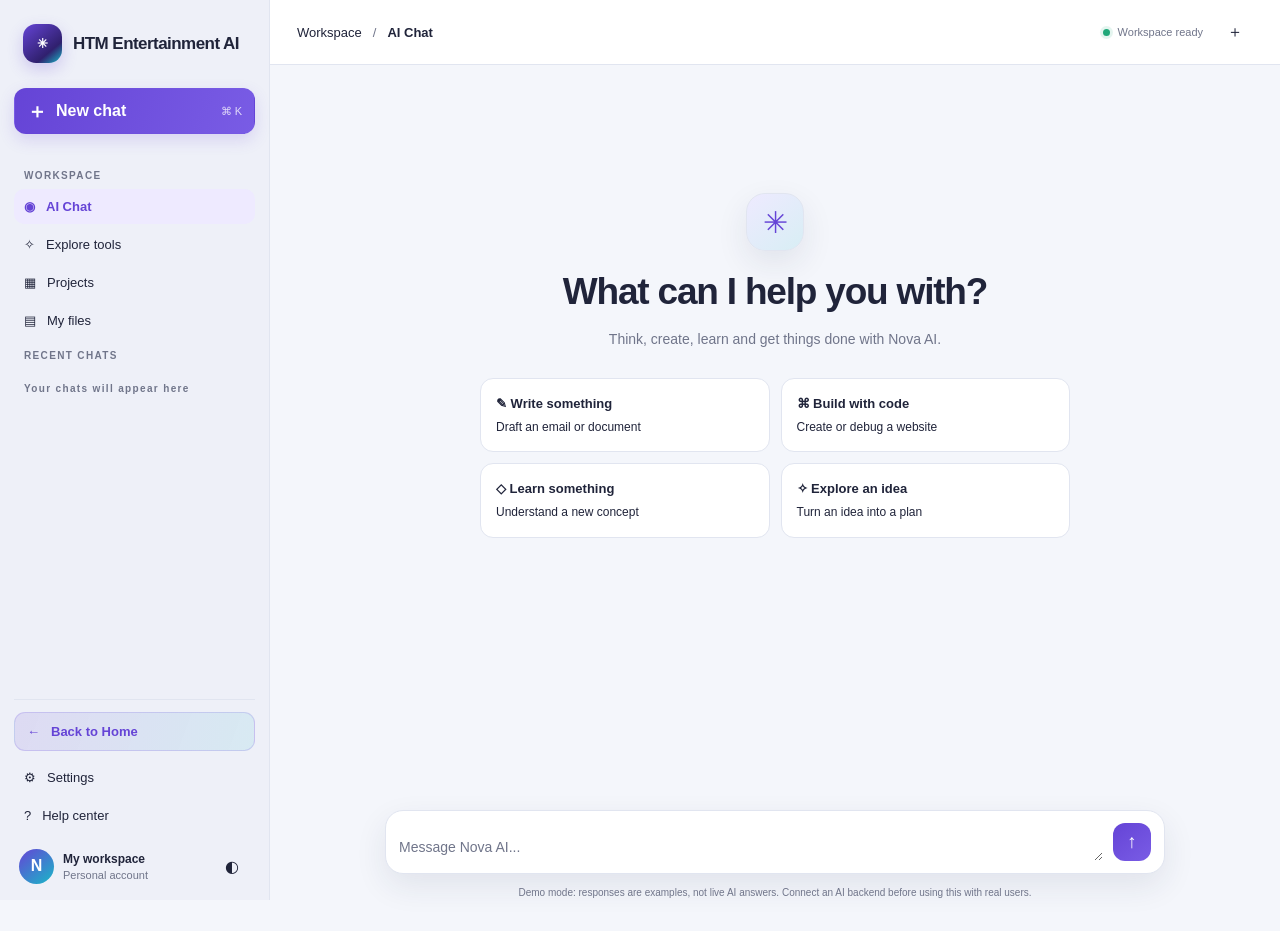
<file: workspace/index.html>
<!DOCTYPE html>
<html lang="en">
<head>
  <meta charset="UTF-8">
  <meta name="viewport" content="width=device-width, initial-scale=1.0">
  <meta name="theme-color" content="#ffffff">
  <title>Workspace | HTM entertainment AI</title>
  <link rel="stylesheet" href="style.css">
</head>
<body>
  <div class="app" id="app">
    <aside class="sidebar" id="sidebar">
      <a class="brand" href="../index.html">
        <span class="brand-icon">✳</span>
        <span>HTM Entertainment AI</span>
      </a>

      <button class="new-chat" id="newChat">
        <span>＋</span> New chat
        <span class="shortcut">⌘ K</span>
      </button>

      <nav class="nav">
        <p class="nav-label">WORKSPACE</p>
        <button class="nav-item active" data-page="chat">◉ <span>AI Chat</span></button>
        <button class="nav-item" data-page="explore">✧ <span>Explore tools</span></button>
        <button class="nav-item" data-page="projects">▦ <span>Projects</span></button>
        <button class="nav-item" data-page="files">▤ <span>My files</span></button>

        <p class="nav-label">RECENT CHATS</p>
        <div id="historyList" class="history-list"></div>
      </nav>

      <div class="sidebar-bottom">
        <!-- BACK TO HOME -->
        <a href="../mine1.html" class="nav-item">
          ← <span>Back to Home</span>
        </a>

        <button class="nav-item" data-page="settings">
          ⚙ <span>Settings</span>
        </button>

        <button class="nav-item" data-page="help">
          ? <span>Help center</span>
        </button>

        <div class="account">
          <div class="avatar">N</div>
          <div class="account-info">
            <strong>My workspace</strong>
            <small>Personal account</small>
          </div>
          <button class="icon-btn" id="themeToggle" title="Toggle theme">◐</button>
        </div>
      </div>
    </aside>

    <main class="main">
      <header class="topbar">
        <button class="icon-btn mobile-menu" id="menuToggle"
          aria-label="Toggle navigation">☰</button>
        <div class="breadcrumbs">
          <span>Workspace</span><span class="muted">/</span>
          <strong id="pageCrumb">AI Chat</strong>
        </div>
        <div class="top-actions">
          <span class="status"><span></span> Workspace ready</span>
          <button class="icon-btn" id="topNewChat" title="New chat">＋</button>
        </div>
      </header>

      <section id="pageContent" class="page-content">
        <!-- JavaScript renders the selected workspace page here. -->
      </section>
    </main>
  </div>

  <div id="toast" class="toast" role="status" aria-live="polite"></div>
  <script src="app.js"></script>
</body>
</html>
</file>
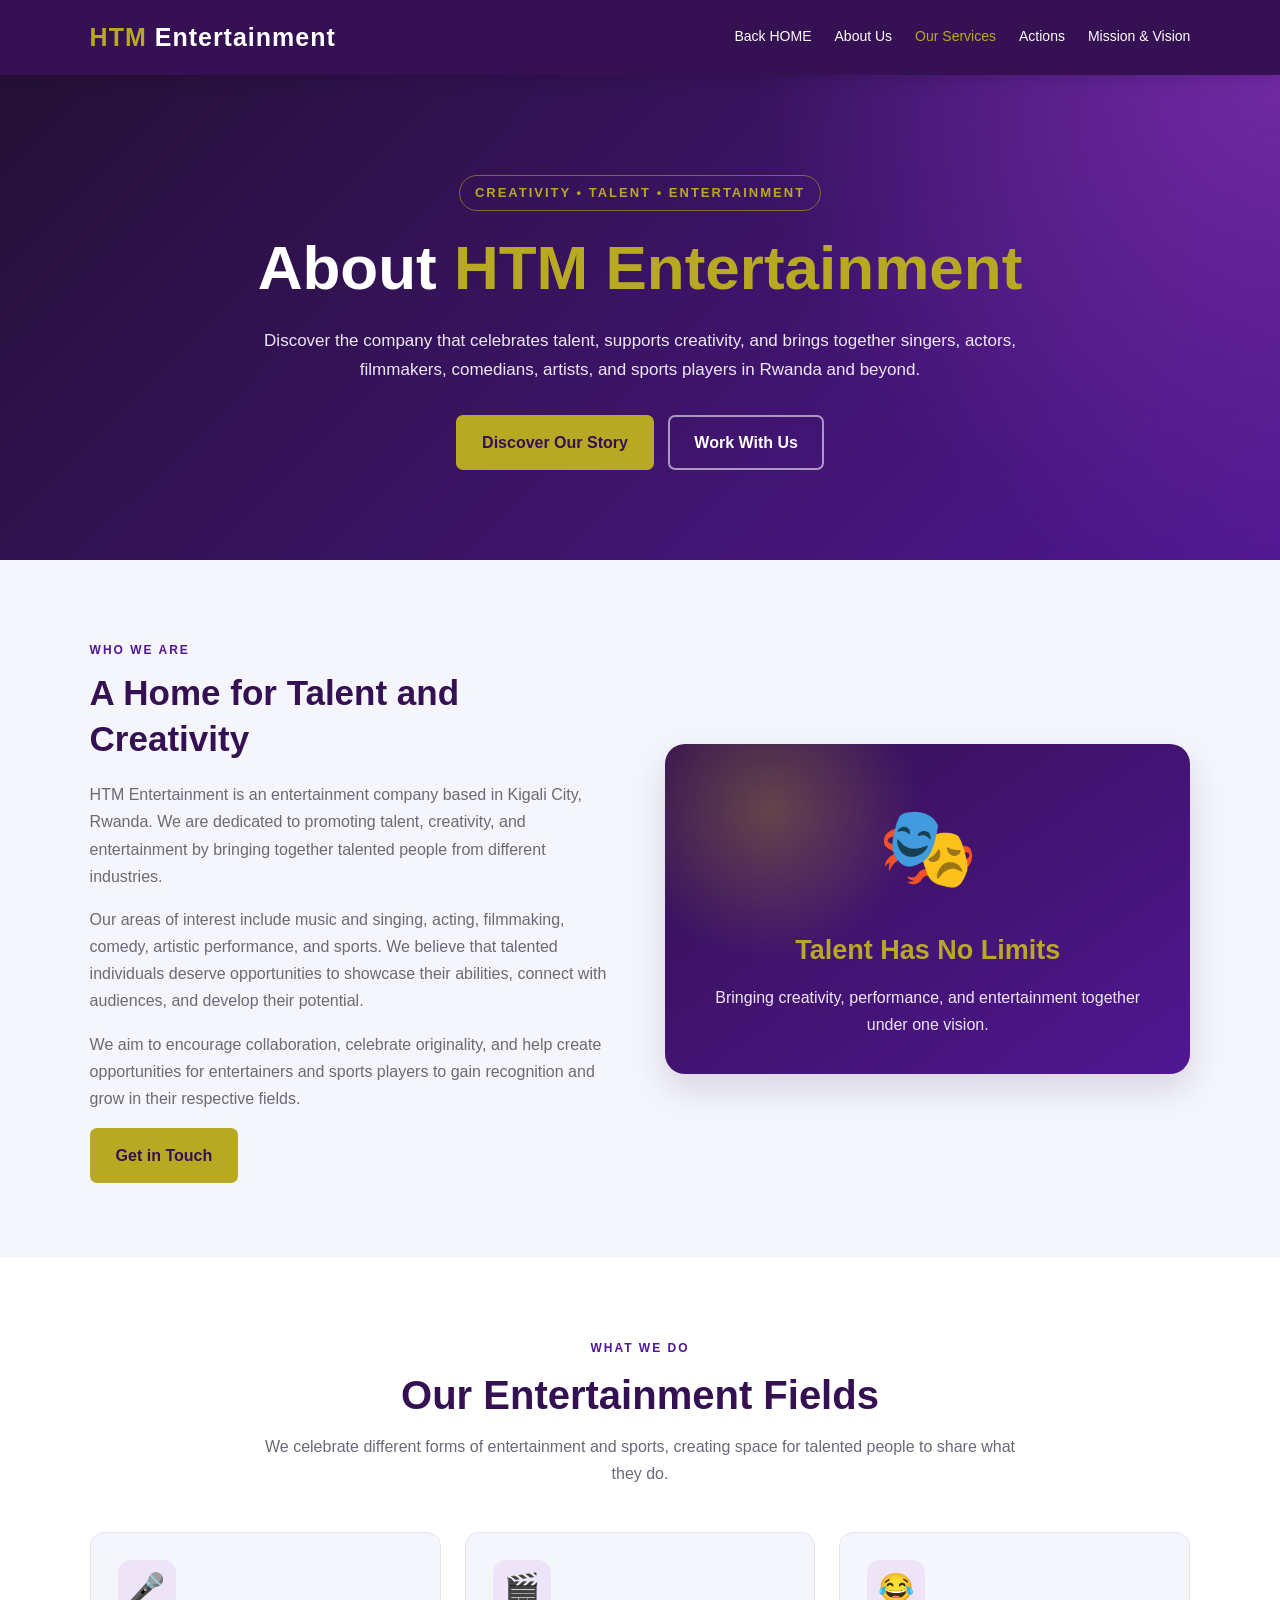
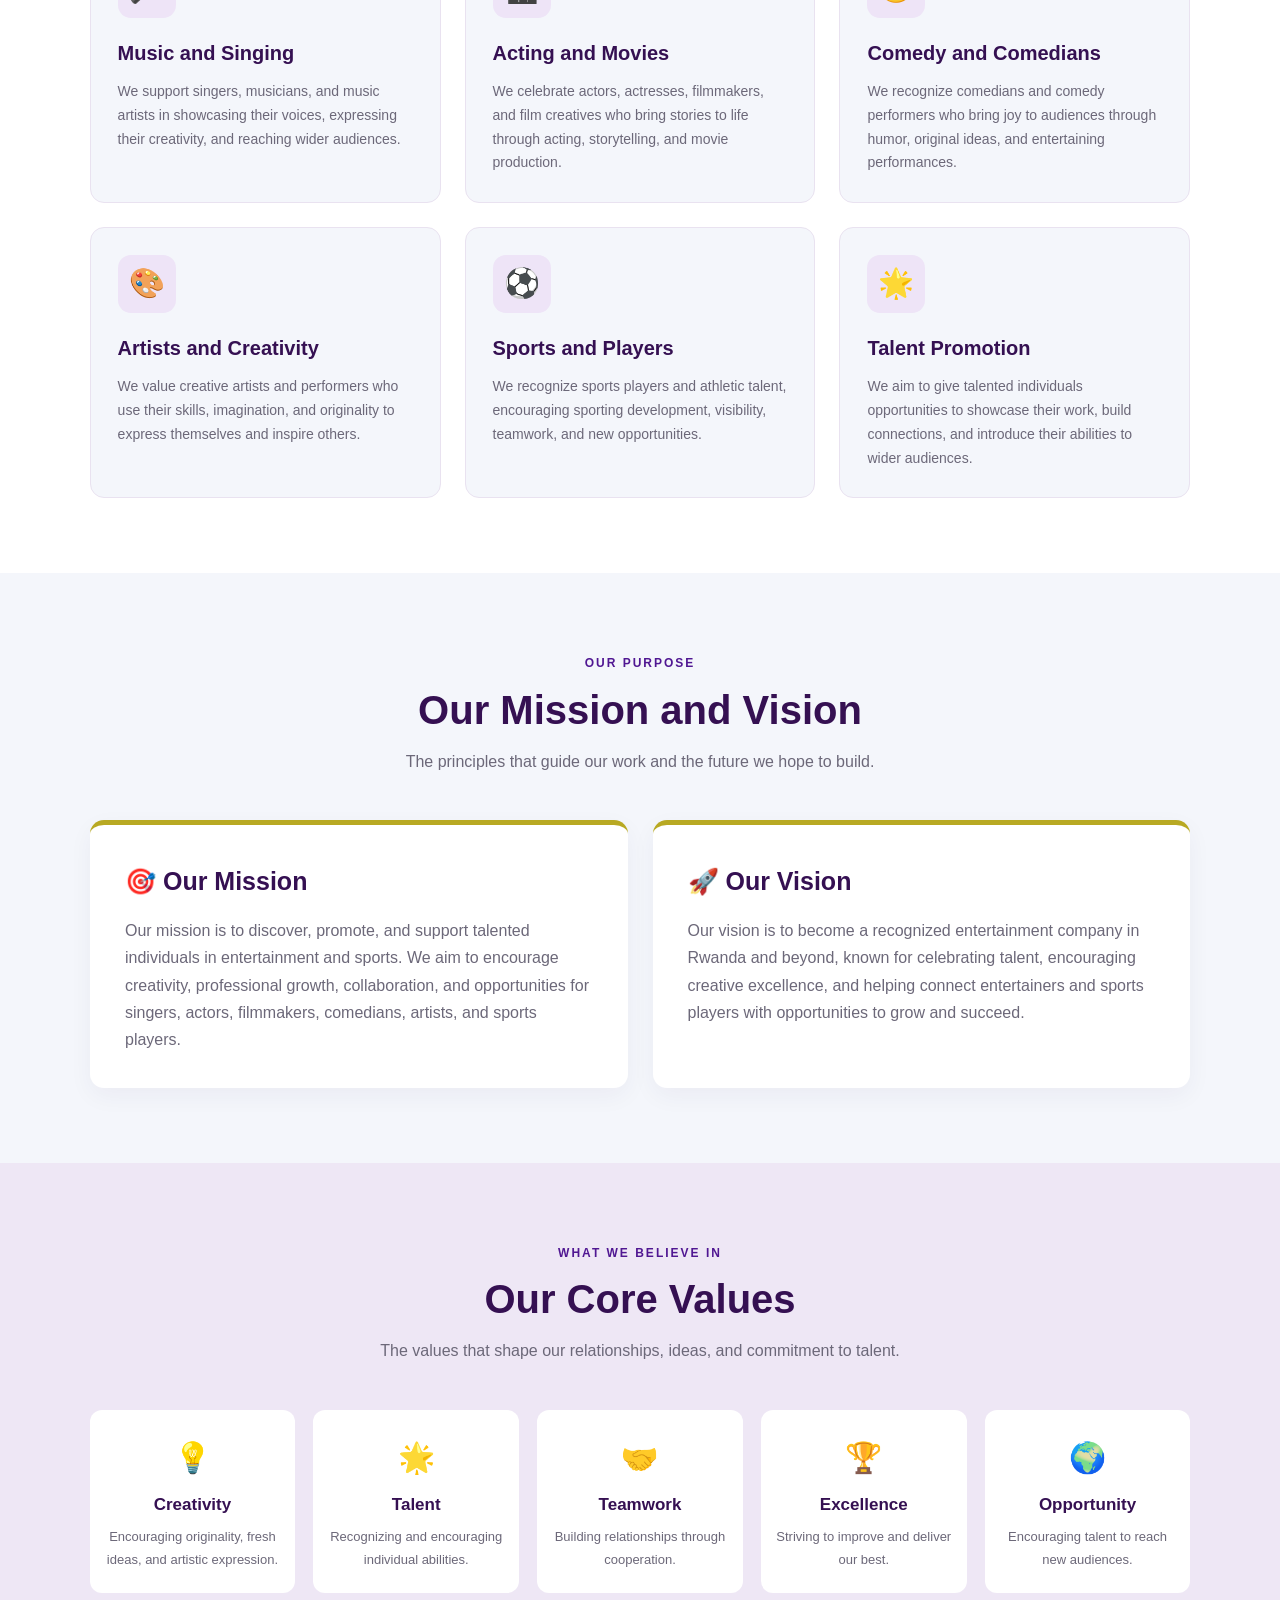
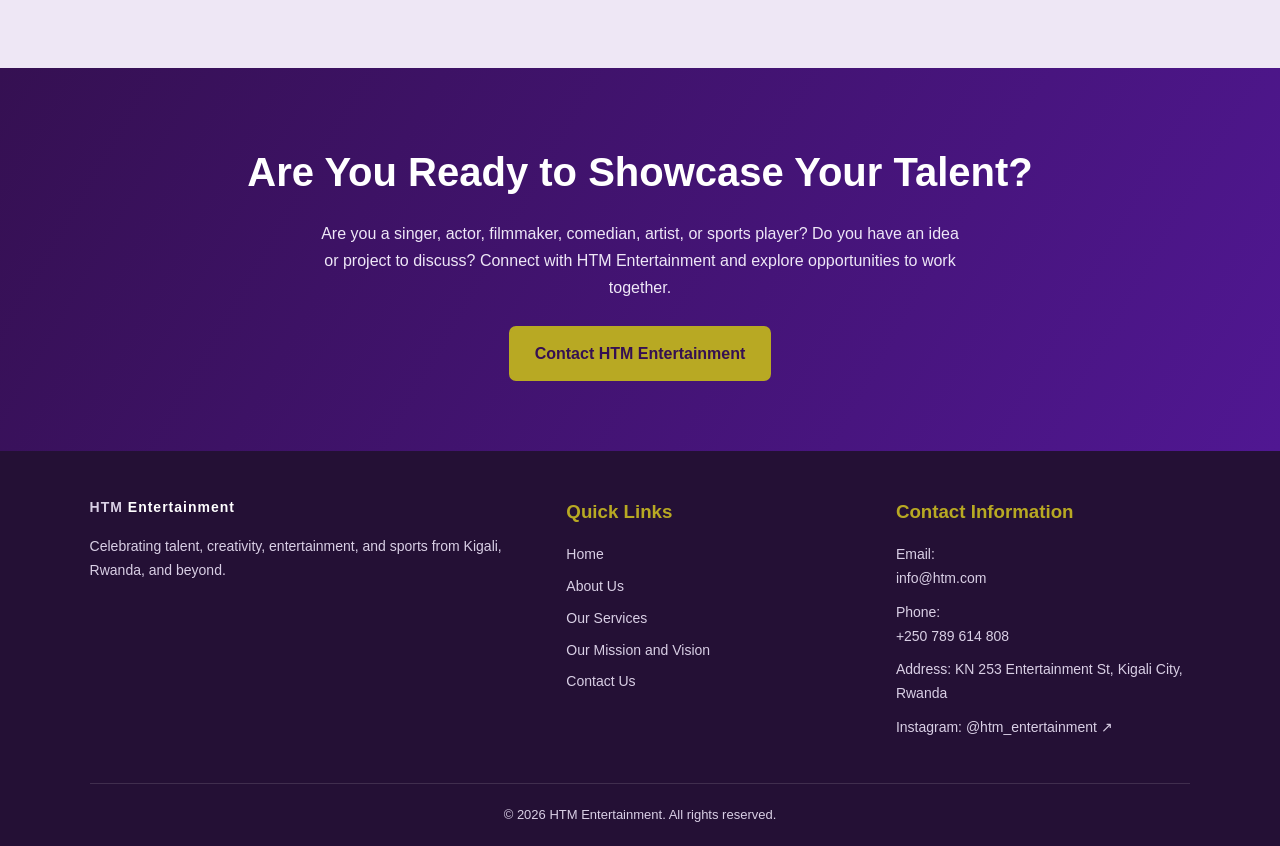
<file: aboutus.html>
<!DOCTYPE html>
<html lang="en">
<head>
    <meta charset="UTF-8">
    <meta name="viewport" content="width=device-width, initial-scale=1.0">

    <title>About Us | HTM Entertainment</title>

    <meta name="description" content="Discover HTM Entertainment, a Kigali-based entertainment company supporting singers, actors, filmmakers, comedians, artists, and sports players.">

    <style>
        :root {
            --purple: #351052;
            --deep-purple: #501792;
            --gold: #b8a923;
            --light: #f4f6fb;
            --white: #ffffff;
            --text: #25213a;
            --muted: #6c6879;
        }

        * {
            margin: 0;
            padding: 0;
            box-sizing: border-box;
        }

        html {
            scroll-behavior: smooth;
            scroll-padding-top: 90px;
        }

        body {
            font-family: Arial, Helvetica, sans-serif;
            background: var(--light);
            color: var(--text);
            line-height: 1.7;
        }

        a {
            text-decoration: none;
        }

        /* HEADER */

        header {
            background: var(--purple);
            color: var(--white);
            padding: 16px 7%;
            display: flex;
            align-items: center;
            justify-content: space-between;
            gap: 20px;
            position: sticky;
            top: 0;
            z-index: 1000;
            box-shadow: 0 3px 15px #0002;
        }

        .logo {
            color: var(--gold);
            font-size: 25px;
            font-weight: 800;
            letter-spacing: 1px;
            white-space: nowrap;
        }

        .logo span {
            color: var(--white);
        }

        .nav-links {
            display: flex;
            align-items: center;
            gap: 23px;
        }

        .nav-links a {
            color: var(--white);
            font-size: 14px;
            transition: color 0.3s;
        }

        .nav-links a:hover,
        .nav-links a.active {
            color: var(--gold);
        }

        .menu-toggle {
            display: none;
            color: var(--white);
            background: transparent;
            border: 1px solid #ffffff70;
            border-radius: 6px;
            padding: 7px 11px;
            font-size: 22px;
            cursor: pointer;
        }

        /* HERO SECTION */

        .hero {
            background:
                radial-gradient(
                    circle at top right,
                    #7029a3 0,
                    transparent 38%
                ),
                linear-gradient(135deg, #241035, var(--deep-purple));
            color: var(--white);
            text-align: center;
            padding: 100px 20px 90px;
        }

        .hero-label {
            display: inline-block;
            padding: 6px 15px;
            border: 1px solid #b8a92390;
            border-radius: 30px;
            color: var(--gold);
            margin-bottom: 20px;
            font-size: 13px;
            font-weight: bold;
            letter-spacing: 2px;
            text-transform: uppercase;
        }

        .hero h1 {
            font-size: clamp(36px, 6vw, 62px);
            line-height: 1.2;
            margin-bottom: 22px;
        }

        .hero h1 span {
            color: var(--gold);
        }

        .hero p {
            max-width: 760px;
            margin: 0 auto 30px;
            color: #eee7f7;
            font-size: 17px;
        }

        .button {
            display: inline-block;
            border: 2px solid var(--gold);
            background: var(--gold);
            color: var(--purple);
            border-radius: 7px;
            padding: 12px 24px;
            font-weight: bold;
            transition: 0.3s;
            cursor: pointer;
        }

        .button:hover {
            background: transparent;
            color: var(--gold);
            transform: translateY(-2px);
        }

        .button-outline {
            background: transparent;
            color: var(--white);
            border-color: #ffffff90;
            margin-left: 10px;
        }

        .button-outline:hover {
            background: var(--white);
            color: var(--purple);
            border-color: var(--white);
        }

        /* GENERAL SECTIONS */

        .section {
            padding: 75px 7%;
        }

        .section-heading {
            text-align: center;
            max-width: 760px;
            margin: 0 auto 45px;
        }

        .section-heading .eyebrow {
            color: var(--deep-purple);
            font-weight: bold;
            text-transform: uppercase;
            letter-spacing: 2px;
            font-size: 12px;
        }

        .section-heading h2 {
            color: var(--purple);
            font-size: clamp(28px, 4vw, 40px);
            margin: 8px 0 12px;
            line-height: 1.3;
        }

        .section-heading p {
            color: var(--muted);
        }

        /* WHO WE ARE */

        .intro {
            display: grid;
            grid-template-columns: 1fr 1fr;
            gap: 50px;
            align-items: center;
            max-width: 1150px;
            margin: auto;
        }

        .intro-content h2 {
            color: var(--purple);
            font-size: 35px;
            margin-bottom: 18px;
        }

        .intro-content p {
            color: var(--muted);
            margin-bottom: 16px;
        }

        .intro-art {
            min-height: 330px;
            border-radius: 20px;
            background:
                radial-gradient(circle at 20% 20%, #b8a92355, transparent 30%),
                linear-gradient(145deg, var(--purple), var(--deep-purple));
            display: flex;
            flex-direction: column;
            justify-content: center;
            align-items: center;
            padding: 35px;
            text-align: center;
            color: var(--white);
            box-shadow: 0 15px 35px #35105225;
        }

        .intro-art .big-icon {
            font-size: 80px;
            margin-bottom: 12px;
        }

        .intro-art h3 {
            color: var(--gold);
            font-size: 27px;
            margin-bottom: 10px;
        }

        .intro-art p {
            color: #eee7f7;
        }

        /* OUR SERVICES */

        .services-section {
            background: var(--white);
        }

        .services-grid {
            max-width: 1200px;
            margin: auto;
            display: grid;
            grid-template-columns: repeat(3, minmax(0, 1fr));
            gap: 24px;
        }

        .service-card {
            background: var(--light);
            border: 1px solid #e9e2f0;
            border-radius: 14px;
            padding: 27px;
            transition: transform 0.3s, box-shadow 0.3s;
        }

        .service-card:hover {
            transform: translateY(-6px);
            box-shadow: 0 12px 28px #35105212;
        }

        .service-icon {
            width: 58px;
            height: 58px;
            display: grid;
            place-items: center;
            background: #eee4f7;
            border-radius: 13px;
            font-size: 29px;
            margin-bottom: 18px;
        }

        .service-card h3 {
            color: var(--purple);
            font-size: 20px;
            margin-bottom: 10px;
        }

        .service-card p {
            color: var(--muted);
            font-size: 14px;
        }

        /* MISSION AND VISION */

        .purpose-grid {
            display: grid;
            grid-template-columns: 1fr 1fr;
            gap: 25px;
            max-width: 1100px;
            margin: auto;
        }

        .purpose-card {
            background: var(--white);
            border-radius: 14px;
            padding: 35px;
            border-top: 5px solid var(--gold);
            box-shadow: 0 8px 25px #3510520c;
        }

        .purpose-card h3 {
            font-size: 25px;
            color: var(--purple);
            margin-bottom: 15px;
        }

        .purpose-card p {
            color: var(--muted);
        }

        /* VALUES */

        .values-section {
            background: #eee7f5;
        }

        .values-grid {
            display: grid;
            grid-template-columns: repeat(5, minmax(0, 1fr));
            gap: 18px;
            max-width: 1200px;
            margin: auto;
        }

        .value-item {
            text-align: center;
            padding: 22px 12px;
            background: var(--white);
            border-radius: 12px;
        }

        .value-item .value-icon {
            font-size: 30px;
            margin-bottom: 8px;
        }

        .value-item h3 {
            color: var(--purple);
            margin-bottom: 7px;
            font-size: 17px;
        }

        .value-item p {
            color: var(--muted);
            font-size: 13px;
        }

        /* CALL TO ACTION */

        .cta {
            background: linear-gradient(
                120deg,
                var(--purple),
                var(--deep-purple)
            );
            color: var(--white);
            text-align: center;
            padding: 70px 20px;
        }

        .cta h2 {
            font-size: clamp(28px, 4vw, 40px);
            margin-bottom: 14px;
        }

        .cta p {
            max-width: 650px;
            color: #eee7f7;
            margin: 0 auto 25px;
        }

        /* FOOTER */

        footer {
            background: #241035;
            color: #d9cfe5;
            padding: 45px 7% 20px;
        }

        .footer-grid {
            display: grid;
            grid-template-columns: 1.5fr 1fr 1fr;
            gap: 35px;
            max-width: 1200px;
            margin: auto;
        }

        .footer-column h3 {
            color: var(--gold);
            margin-bottom: 15px;
        }

        .footer-column p {
            font-size: 14px;
            margin-bottom: 10px;
        }

        .footer-column a {
            display: block;
            color: #d9cfe5;
            font-size: 14px;
            margin-bottom: 8px;
            transition: color 0.3s;
        }

        .footer-column a:hover {
            color: var(--gold);
        }

        .footer-bottom {
            text-align: center;
            border-top: 1px solid #ffffff20;
            margin-top: 35px;
            padding-top: 20px;
            font-size: 13px;
        }

        /* BACK TO TOP */

        #backToTop {
            position: fixed;
            right: 22px;
            bottom: 22px;
            width: 45px;
            height: 45px;
            border: none;
            border-radius: 50%;
            background: var(--gold);
            color: var(--purple);
            font-size: 22px;
            font-weight: bold;
            cursor: pointer;
            box-shadow: 0 4px 15px #0002;
            display: none;
            z-index: 900;
        }

        #backToTop:hover {
            background: var(--deep-purple);
            color: var(--white);
        }

        /* SCROLL REVEAL */

        .reveal {
            opacity: 0;
            transform: translateY(22px);
            transition: opacity 0.6s ease, transform 0.6s ease;
        }

        .reveal.visible {
            opacity: 1;
            transform: translateY(0);
        }

        /* RESPONSIVE DESIGN */

        @media (max-width: 950px) {
            .nav-links {
                gap: 13px;
            }

            .nav-links a {
                font-size: 13px;
            }

            .services-grid {
                grid-template-columns: repeat(2, minmax(0, 1fr));
            }

            .values-grid {
                grid-template-columns: repeat(3, minmax(0, 1fr));
            }
        }

        @media (max-width: 720px) {
            header {
                flex-wrap: wrap;
                padding: 15px 5%;
            }

            .logo {
                font-size: 21px;
            }

            .menu-toggle {
                display: block;
            }

            .nav-links {
                display: none;
                width: 100%;
                flex-direction: column;
                align-items: stretch;
                gap: 0;
            }

            .nav-links.open {
                display: flex;
            }

            .nav-links a {
                padding: 11px 5px;
                border-top: 1px solid #ffffff20;
                font-size: 15px;
            }

            .hero {
                padding: 70px 20px;
            }

            .hero p {
                font-size: 15px;
            }

            .section {
                padding: 55px 5%;
            }

            .intro,
            .purpose-grid {
                grid-template-columns: 1fr;
                gap: 25px;
            }

            .intro-content h2 {
                font-size: 29px;
            }

            .services-grid {
                grid-template-columns: 1fr;
            }

            .values-grid {
                grid-template-columns: repeat(2, minmax(0, 1fr));
            }

            .footer-grid {
                grid-template-columns: 1fr;
                gap: 25px;
            }

            .button {
                margin: 5px;
            }
        }

        @media (prefers-reduced-motion: reduce) {
            html {
                scroll-behavior: auto;
            }

            *,
            *::before,
            *::after {
                animation: none !important;
                transition: none !important;
            }

            .reveal {
                opacity: 1;
                transform: none;
            }
        }
    </style>
</head>

<body>

    <!-- HEADER -->
    <header>
        <a href="correct.html" class="logo">
            HTM <span>Entertainment</span>
        </a>

        <button
            class="menu-toggle"
            id="menuToggle"
            aria-label="Open navigation menu"
            aria-expanded="false"
            aria-controls="navLinks"
            type="button"
        >
            ☰
        </button>

        <nav class="nav-links" id="navLinks" aria-label="Main navigation">
            <a href="mine1.html">Back HOME</a>
            <a href="#about" class="active">About Us</a>
            <a href="#services">Our Services</a>
            <a href="explore.html">Actions</a>
            <a href="#mission">Mission & Vision</a>
        </nav>
    </header>

    <main>

        <!-- HERO SECTION -->
        <section class="hero">
            <div class="hero-label">Creativity • Talent • Entertainment</div>

            <h1>
                About <span>HTM Entertainment</span>
            </h1>

            <p>
                Discover the company that celebrates talent, supports
                creativity, and brings together singers, actors, filmmakers,
                comedians, artists, and sports players in Rwanda and beyond.
            </p>

            <a href="#about" class="button">Discover Our Story</a>

            <a href="contact.html" class="button button-outline">
                Work With Us
            </a>
        </section>

        <!-- WHO WE ARE -->
        <section class="section" id="about">
            <div class="intro">

                <div class="intro-content reveal">
                    <div class="section-heading" style="text-align:left; margin:0 0 20px;">
                        <span class="eyebrow">Who We Are</span>
                        <h2>A Home for Talent and Creativity</h2>
                    </div>

                    <p>
                        HTM Entertainment is an entertainment company based
                        in Kigali City, Rwanda. We are dedicated to promoting
                        talent, creativity, and entertainment by bringing
                        together talented people from different industries.
                    </p>

                    <p>
                        Our areas of interest include music and singing,
                        acting, filmmaking, comedy, artistic performance,
                        and sports. We believe that talented individuals
                        deserve opportunities to showcase their abilities,
                        connect with audiences, and develop their potential.
                    </p>

                    <p>
                        We aim to encourage collaboration, celebrate
                        originality, and help create opportunities for
                        entertainers and sports players to gain recognition
                        and grow in their respective fields.
                    </p>

                    <a href="contact.html" class="button">
                        Get in Touch
                    </a>
                </div>

                <div class="intro-art reveal">
                    <div class="big-icon" aria-hidden="true">🎭</div>
                    <h3>Talent Has No Limits</h3>
                    <p>
                        Bringing creativity, performance, and entertainment
                        together under one vision.
                    </p>
                </div>

            </div>
        </section>

        <!-- SERVICES -->
        <section class="section services-section" id="services">

            <div class="section-heading reveal">
                <span class="eyebrow">What We Do</span>
                <h2>Our Entertainment Fields</h2>
                <p>
                    We celebrate different forms of entertainment and sports,
                    creating space for talented people to share what they do.
                </p>
            </div>

            <div class="services-grid">

                <article class="service-card reveal">
                    <div class="service-icon" aria-hidden="true">🎤</div>
                    <h3>Music and Singing</h3>
                    <p>
                        We support singers, musicians, and music artists
                        in showcasing their voices, expressing their
                        creativity, and reaching wider audiences.
                    </p>
                </article>

                <article class="service-card reveal">
                    <div class="service-icon" aria-hidden="true">🎬</div>
                    <h3>Acting and Movies</h3>
                    <p>
                        We celebrate actors, actresses, filmmakers, and
                        film creatives who bring stories to life through
                        acting, storytelling, and movie production.
                    </p>
                </article>

                <article class="service-card reveal">
                    <div class="service-icon" aria-hidden="true">😂</div>
                    <h3>Comedy and Comedians</h3>
                    <p>
                        We recognize comedians and comedy performers who
                        bring joy to audiences through humor, original
                        ideas, and entertaining performances.
                    </p>
                </article>

                <article class="service-card reveal">
                    <div class="service-icon" aria-hidden="true">🎨</div>
                    <h3>Artists and Creativity</h3>
                    <p>
                        We value creative artists and performers who use
                        their skills, imagination, and originality to
                        express themselves and inspire others.
                    </p>
                </article>

                <article class="service-card reveal">
                    <div class="service-icon" aria-hidden="true">⚽</div>
                    <h3>Sports and Players</h3>
                    <p>
                        We recognize sports players and athletic talent,
                        encouraging sporting development, visibility,
                        teamwork, and new opportunities.
                    </p>
                </article>

                <article class="service-card reveal">
                    <div class="service-icon" aria-hidden="true">🌟</div>
                    <h3>Talent Promotion</h3>
                    <p>
                        We aim to give talented individuals opportunities
                        to showcase their work, build connections, and
                        introduce their abilities to wider audiences.
                    </p>
                </article>

            </div>
        </section>

        <!-- MISSION AND VISION -->
        <section class="section" id="mission">

            <div class="section-heading reveal">
                <span class="eyebrow">Our Purpose</span>
                <h2>Our Mission and Vision</h2>
                <p>
                    The principles that guide our work and the future
                    we hope to build.
                </p>
            </div>

            <div class="purpose-grid">

                <article class="purpose-card reveal">
                    <h3>🎯 Our Mission</h3>
                    <p>
                        Our mission is to discover, promote, and support
                        talented individuals in entertainment and sports.
                        We aim to encourage creativity, professional growth,
                        collaboration, and opportunities for singers, actors,
                        filmmakers, comedians, artists, and sports players.
                    </p>
                </article>

                <article class="purpose-card reveal">
                    <h3>🚀 Our Vision</h3>
                    <p>
                        Our vision is to become a recognized entertainment
                        company in Rwanda and beyond, known for celebrating
                        talent, encouraging creative excellence, and helping
                        connect entertainers and sports players with
                        opportunities to grow and succeed.
                    </p>
                </article>

            </div>
        </section>

        <!-- COMPANY VALUES -->
        <section class="section values-section">

            <div class="section-heading reveal">
                <span class="eyebrow">What We Believe In</span>
                <h2>Our Core Values</h2>
                <p>
                    The values that shape our relationships, ideas,
                    and commitment to talent.
                </p>
            </div>

            <div class="values-grid">

                <article class="value-item reveal">
                    <div class="value-icon" aria-hidden="true">💡</div>
                    <h3>Creativity</h3>
                    <p>
                        Encouraging originality, fresh ideas, and artistic
                        expression.
                    </p>
                </article>

                <article class="value-item reveal">
                    <div class="value-icon" aria-hidden="true">🌟</div>
                    <h3>Talent</h3>
                    <p>
                        Recognizing and encouraging individual abilities.
                    </p>
                </article>

                <article class="value-item reveal">
                    <div class="value-icon" aria-hidden="true">🤝</div>
                    <h3>Teamwork</h3>
                    <p>
                        Building relationships through cooperation.
                    </p>
                </article>

                <article class="value-item reveal">
                    <div class="value-icon" aria-hidden="true">🏆</div>
                    <h3>Excellence</h3>
                    <p>
                        Striving to improve and deliver our best.
                    </p>
                </article>

                <article class="value-item reveal">
                    <div class="value-icon" aria-hidden="true">🌍</div>
                    <h3>Opportunity</h3>
                    <p>
                        Encouraging talent to reach new audiences.
                    </p>
                </article>

            </div>
        </section>

        <!-- CALL TO ACTION -->
        <section class="cta">
            <h2>Are You Ready to Showcase Your Talent?</h2>

            <p>
                Are you a singer, actor, filmmaker, comedian, artist,
                or sports player? Do you have an idea or project to discuss?
                Connect with HTM Entertainment and explore opportunities
                to work together.
            </p>

            <a href="contact.html" class="button">
                Contact HTM Entertainment
            </a>
        </section>

    </main>

    <!-- FOOTER -->
    <footer>
        <div class="footer-grid">

            <div class="footer-column">
                <a href="correct.html" class="logo">
                    HTM <span>Entertainment</span>
                </a>

                <p style="margin-top:15px;">
                    Celebrating talent, creativity, entertainment,
                    and sports from Kigali, Rwanda, and beyond.
                </p>
            </div>

            <div class="footer-column">
                <h3>Quick Links</h3>
                <a href="correct.html">Home</a>
                <a href="about.html">About Us</a>
                <a href="#services">Our Services</a>
                <a href="#mission">Our Mission and Vision</a>
                <a href="contact.html">Contact Us</a>
            </div>

            <div class="footer-column">
                <h3>Contact Information</h3>

                <p>
                    Email:
                    <a href="mailto:info@htm.com">info@htm.com</a>
                </p>

                <p>
                    Phone:
                    <a href="tel:+250789614808">+250 789 614 808</a>
                </p>

                <p>
                    Address: KN 253 Entertainment St,
                    Kigali City, Rwanda
                </p>

                <a
                    href="https://www.instagram.com/htm_entertainment/"
                    target="_blank"
                    rel="noopener noreferrer"
                >
                    Instagram: @htm_entertainment ↗
                </a>
            </div>

        </div>

        <div class="footer-bottom">
            <p>
                &copy; <span id="copyrightYear"></span>
                HTM Entertainment. All rights reserved.
            </p>
        </div>
    </footer>

    <!-- BACK TO TOP BUTTON -->
    <button
        id="backToTop"
        type="button"
        aria-label="Back to top"
        title="Back to top"
    >
        ↑
    </button>

    <script>
        // 1. Automatically update the copyright year.
        document.getElementById("copyrightYear").textContent =
            new Date().getFullYear();

        // 2. Mobile navigation menu.
        const menuToggle = document.getElementById("menuToggle");
        const navLinks = document.getElementById("navLinks");

        menuToggle.addEventListener("click", function () {
            const isOpen = navLinks.classList.toggle("open");

            menuToggle.setAttribute("aria-expanded", String(isOpen));
            menuToggle.setAttribute(
                "aria-label",
                isOpen ? "Close navigation menu" : "Open navigation menu"
            );

            menuToggle.textContent = isOpen ? "✕" : "☰";
        });

        // Close the mobile menu when a navigation link is clicked.
        navLinks.querySelectorAll("a").forEach(function (link) {
            link.addEventListener("click", function () {
                navLinks.classList.remove("open");
                menuToggle.setAttribute("aria-expanded", "false");
                menuToggle.setAttribute("aria-label", "Open navigation menu");
                menuToggle.textContent = "☰";
            });
        });

        // 3. Back-to-top button.
        const backToTop = document.getElementById("backToTop");

        window.addEventListener("scroll", function () {
            backToTop.style.display =
                window.scrollY > 350 ? "block" : "none";
        });

        backToTop.addEventListener("click", function () {
            window.scrollTo({
                top: 0,
                behavior: "smooth"
            });
        });

        // 4. Reveal content when it enters the screen.
        const revealElements = document.querySelectorAll(".reveal");

        if ("IntersectionObserver" in window) {
            const observer = new IntersectionObserver(
                function (entries, currentObserver) {
                    entries.forEach(function (entry) {
                        if (entry.isIntersecting) {
                            entry.target.classList.add("visible");
                            currentObserver.unobserve(entry.target);
                        }
                    });
                },
                {
                    threshold: 0.12
                }
            );

            revealElements.forEach(function (element) {
                observer.observe(element);
            });
        } else {
            // Fallback for browsers without IntersectionObserver.
            revealElements.forEach(function (element) {
                element.classList.add("visible");
            });
        }

        // 5. Highlight the current section in the navigation.
        const sections = document.querySelectorAll(
            "#about, #services, #mission"
        );

        if ("IntersectionObserver" in window) {
            const sectionObserver = new IntersectionObserver(
                function (entries) {
                    entries.forEach(function (entry) {
                        if (entry.isIntersecting) {
                            const sectionId = entry.target.id;

                            navLinks.querySelectorAll("a").forEach(
                                function (link) {
                                    link.classList.toggle(
                                        "active",
                                        link.getAttribute("href") ===
                                            "#" + sectionId
                                    );
                                }
                            );
                        }
                    });
                },
                {
                    rootMargin: "-25% 0px -60% 0px"
                }
            );

            sections.forEach(function (section) {
                sectionObserver.observe(section);
            });
        }
    </script>

</body>
</html>
</file>
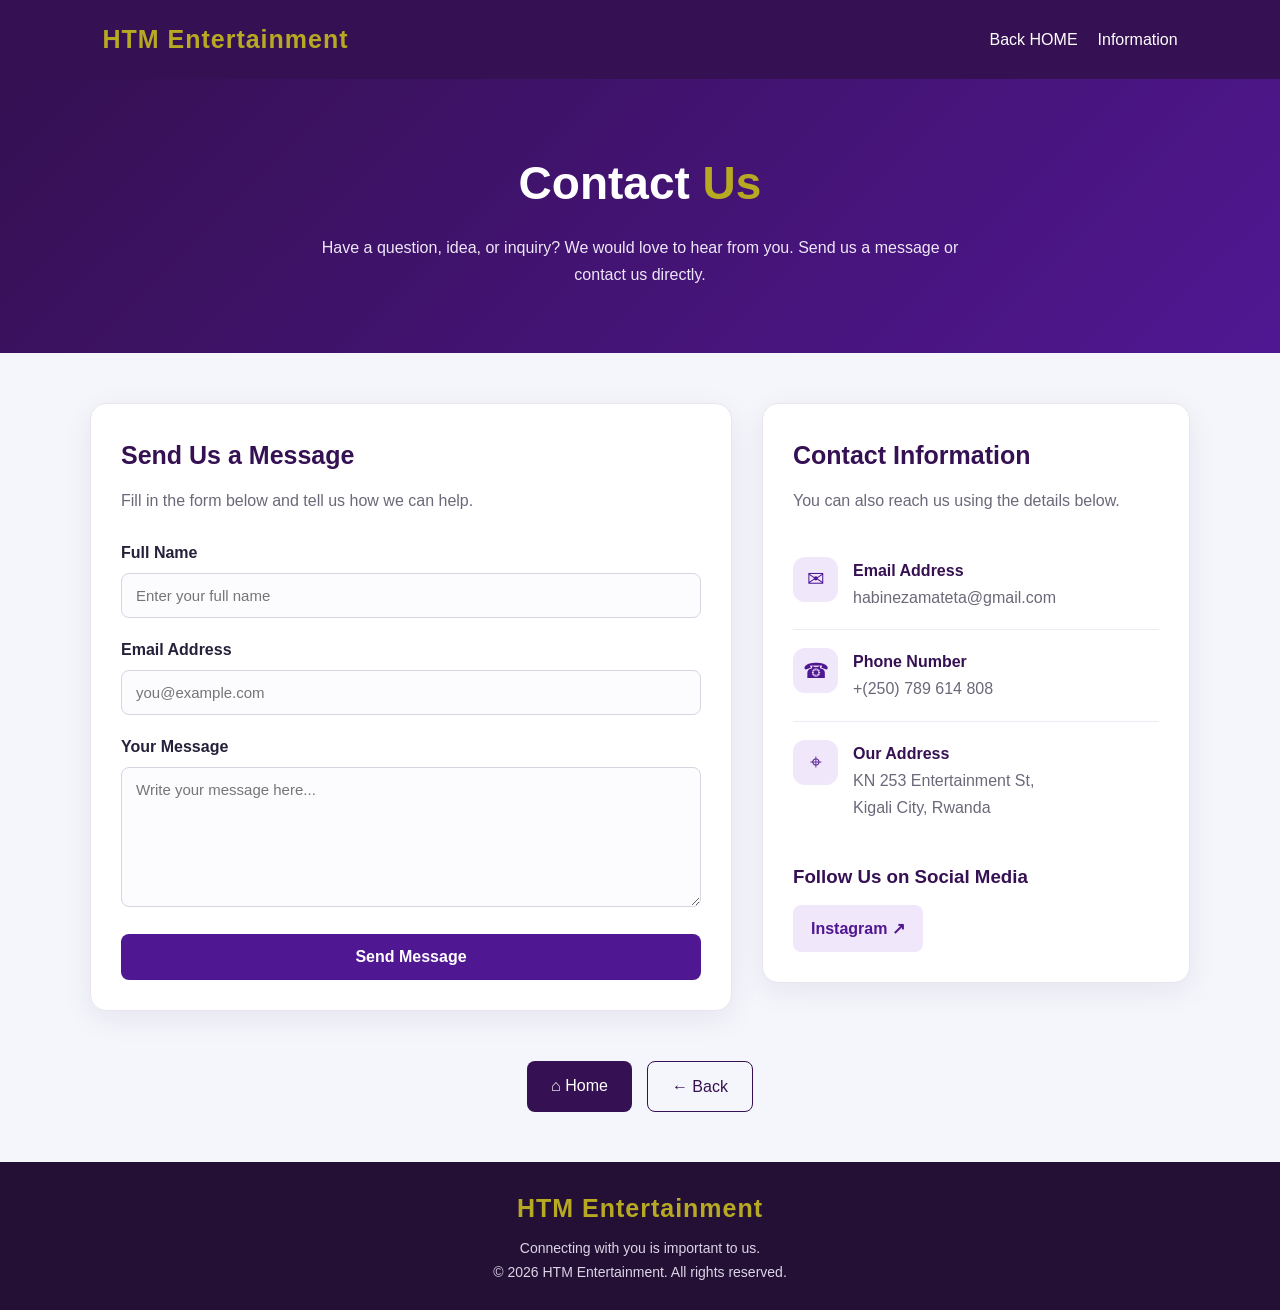
<file: contact.html>
<!DOCTYPE html>
<html lang="en">
<head>
    <meta charset="UTF-8">
    <meta name="viewport" content="width=device-width, initial-scale=1.0">
    <title>Contact Us | HTM Entertainment</title>

    <style>
        :root {
            --purple: #351052;
            --deep-purple: #501792;
            --gold: #b8a923;
            --light: #f4f6fb;
            --white: #ffffff;
            --text: #25213a;
        }

        * {
            box-sizing: border-box;
            margin: 0;
            padding: 0;
        }

        html {
            scroll-behavior: smooth;
            scroll-padding-top: 90px;
        }

        body {
            font-family: Arial, sans-serif;
            background: var(--light);
            color: var(--text);
            line-height: 1.7;
        }

        /* Header */
        header {
            background: var(--purple);
            color: var(--white);
            padding: 18px 8%;
            display: flex;
            justify-content: space-between;
            align-items: center;
            flex-wrap: wrap;
            gap: 12px;
            box-shadow: 0 4px 15px #0002;
        }

        .logo {
            font-size: 25px;
            font-weight: bold;
            color: var(--gold);
            letter-spacing: 1px;
        }

        header nav {
            display: flex;
            flex-wrap: wrap;
            gap: 20px;
        }

        header nav a {
            color: var(--white);
            text-decoration: none;
            transition: color 0.3s;
        }

        header nav a:hover {
            color: var(--gold);
        }

        /* Hero section */
        .hero {
            background: linear-gradient(
                135deg,
                var(--purple),
                var(--deep-purple)
            );
            color: var(--white);
            text-align: center;
            padding: 65px 20px;
        }

        .hero h1 {
            font-size: clamp(32px, 5vw, 46px);
            margin-bottom: 12px;
        }

        .hero h1 span {
            color: var(--gold);
        }

        .hero p {
            max-width: 650px;
            margin: auto;
            color: #eee7f7;
        }

        /* Main layout */
        .container {
            width: min(1100px, 90%);
            margin: 50px auto;
            display: grid;
            grid-template-columns: 1.2fr 0.8fr;
            gap: 30px;
            align-items: start;
        }

        .card {
            background: var(--white);
            padding: 30px;
            border-radius: 16px;
            box-shadow: 0 8px 30px #35105212;
            border: 1px solid #e9e4f0;
        }

        .card h2 {
            color: var(--purple);
            margin-bottom: 10px;
            font-size: 25px;
        }

        .subtitle {
            color: #6c6879;
            margin-bottom: 25px;
        }

        /* Form */
        .form-group {
            margin-bottom: 18px;
        }

        label {
            display: block;
            margin-bottom: 7px;
            font-weight: bold;
            color: var(--text);
        }

        input,
        textarea {
            width: 100%;
            padding: 13px 14px;
            border: 1px solid #d9d4e2;
            border-radius: 8px;
            font-size: 15px;
            font-family: inherit;
            background: #fcfbfe;
            color: var(--text);
            transition: border 0.3s, box-shadow 0.3s;
        }

        input:focus,
        textarea:focus {
            outline: none;
            border-color: var(--deep-purple);
            box-shadow: 0 0 0 3px #5017921a;
        }

        textarea {
            resize: vertical;
            min-height: 140px;
        }

        .submit-btn {
            width: 100%;
            padding: 14px;
            background: var(--deep-purple);
            color: var(--white);
            border: none;
            border-radius: 8px;
            font-size: 16px;
            font-weight: bold;
            cursor: pointer;
            transition: background 0.3s, transform 0.3s;
        }

        .submit-btn:hover {
            background: var(--purple);
            transform: translateY(-2px);
        }

        .submit-btn:disabled {
            opacity: 0.65;
            cursor: not-allowed;
            transform: none;
        }

        #form-status {
            margin-top: 15px;
            padding: 12px;
            border-radius: 8px;
            display: none;
            overflow-wrap: anywhere;
        }

        #form-status.success {
            display: block;
            background: #e8f7ed;
            color: #176b36;
        }

        #form-status.error {
            display: block;
            background: #fff0f0;
            color: #a32121;
        }

        /* Contact information */
        .contact-item {
            display: flex;
            align-items: flex-start;
            gap: 15px;
            padding: 18px 0;
            border-bottom: 1px solid #eeeaf3;
        }

        .contact-item:last-of-type {
            border-bottom: none;
        }

        .contact-icon {
            background: #f0e7fa;
            color: var(--deep-purple);
            width: 45px;
            height: 45px;
            min-width: 45px;
            display: grid;
            place-items: center;
            border-radius: 12px;
            font-size: 21px;
        }

        .contact-item h3 {
            color: var(--purple);
            font-size: 16px;
        }

        .contact-item p,
        .contact-item a {
            color: #6c6879;
            text-decoration: none;
            overflow-wrap: anywhere;
        }

        .contact-item a:hover {
            color: var(--deep-purple);
        }

        .social-title {
            margin-top: 22px;
            color: var(--purple);
        }

        .social-link {
            display: inline-block;
            margin-top: 12px;
            padding: 10px 18px;
            background: #f0e7fa;
            color: var(--deep-purple);
            border-radius: 8px;
            text-decoration: none;
            font-weight: bold;
            transition: background 0.3s, color 0.3s;
        }

        .social-link:hover {
            background: var(--deep-purple);
            color: var(--white);
        }

        /* Navigation buttons */
        .page-navigation {
            text-align: center;
            padding: 0 20px 50px;
            display: flex;
            justify-content: center;
            gap: 15px;
            flex-wrap: wrap;
        }

        .nav-btn {
            display: inline-block;
            text-decoration: none;
            padding: 11px 24px;
            border-radius: 8px;
            background: var(--purple);
            color: var(--white);
            transition: background 0.3s;
        }

        .nav-btn:hover {
            background: var(--deep-purple);
        }

        .nav-btn.back {
            background: transparent;
            color: var(--purple);
            border: 1px solid var(--purple);
        }

        .nav-btn.back:hover {
            background: var(--purple);
            color: var(--white);
        }

        /* Footer */
        footer {
            background: #241035;
            color: #ddd4e7;
            text-align: center;
            padding: 25px 15px;
        }

        footer .logo {
            display: inline-block;
            margin-bottom: 8px;
        }

        footer p {
            font-size: 14px;
        }

        /* Responsive design */
        @media (max-width: 760px) {
            header {
                justify-content: center;
                text-align: center;
            }

            header nav {
                justify-content: center;
                gap: 14px;
            }

            .container {
                grid-template-columns: 1fr;
                margin: 30px auto;
            }

            .hero {
                padding: 45px 18px;
            }

            .card {
                padding: 22px;
            }
        }

        @media (prefers-reduced-motion: reduce) {
            html {
                scroll-behavior: auto;
            }

            *,
            *::before,
            *::after {
                transition: none !important;
            }
        }
    </style>
</head>

<body>

    <!-- Header -->
    <header>
        <div class="logo">HTM Entertainment</div>

        <nav aria-label="Main navigation">
            <a href="mine1.html">Back HOME</a>
            <a href="#contact-info">Information</a>
        </nav>
    </header>

    <!-- Hero -->
    <section class="hero">
        <h1>Contact <span>Us</span></h1>
        <p>
            Have a question, idea, or inquiry?
            We would love to hear from you.
            Send us a message or contact us directly.
        </p>
    </section>

    <!-- Main content -->
    <main class="container">

        <!-- Contact form -->
        <section class="card" id="contact-form">
            <h2>Send Us a Message</h2>
            <p class="subtitle">
                Fill in the form below and tell us how we can help.
            </p>

            <form id="contactForm" action="submit_form.php" method="post">

                <div class="form-group">
                    <label for="name">Full Name</label>
                    <input
                        type="text"
                        id="name"
                        name="name"
                        placeholder="Enter your full name"
                        autocomplete="name"
                        maxlength="100"
                        required
                    >
                </div>

                <div class="form-group">
                    <label for="email">Email Address</label>
                    <input
                        type="email"
                        id="email"
                        name="email"
                        placeholder="you@example.com"
                        autocomplete="email"
                        maxlength="254"
                        required
                    >
                </div>

                <div class="form-group">
                    <label for="message">Your Message</label>
                    <textarea
                        id="message"
                        name="message"
                        placeholder="Write your message here..."
                        maxlength="5000"
                        required
                    ></textarea>
                </div>

                <button type="submit" class="submit-btn" id="submitBtn">
                    Send Message
                </button>

                <div
                    id="form-status"
                    role="status"
                    aria-live="polite"
                ></div>

            </form>
        </section>

        <!-- Contact details -->
        <aside class="card" id="contact-info">
            <h2>Contact Information</h2>
            <p class="subtitle">
                You can also reach us using the details below.
            </p>

            <div class="contact-item">
                <div class="contact-icon" aria-hidden="true">✉</div>
                <div>
                    <h3>Email Address</h3>
                    <p>
                        <a href="mailto:info@htm.com">
                            habinezamateta@gmail.com
                        </a>
                    </p>
                </div>
            </div>

            <div class="contact-item">
                <div class="contact-icon" aria-hidden="true">☎</div>
                <div>
                    <h3>Phone Number</h3>
                    <p>
                        <a href="tel:+250789614808">
                            +(250) 789 614 808
                        </a>
                    </p>
                </div>
            </div>

            <div class="contact-item">
                <div class="contact-icon" aria-hidden="true">⌖</div>
                <div>
                    <h3>Our Address</h3>
                    <p>
                        KN 253 Entertainment St,<br>
                        Kigali City, Rwanda
                    </p>
                </div>
            </div>

            <h3 class="social-title">Follow Us on Social Media</h3>

            <a
                class="social-link"
                href="https://www.instagram.com/real.ma_teta/"
                target="_blank"
                rel="noopener noreferrer"
            >
                Instagram ↗
            </a>
        </aside>

    </main>

    <!-- Navigation -->
    <nav class="page-navigation" aria-label="Page navigation">
        <a href="correct.html" class="nav-btn">⌂ Home</a>
        <a href="javascript:history.back()" class="nav-btn back">
            ← Back
        </a>
    </nav>

    <!-- Footer -->
    <footer>
        <div class="logo">HTM Entertainment</div>
        <p>Connecting with you is important to us.</p>
        <p>&copy; <span id="year"></span> HTM Entertainment. All rights reserved.</p>
    </footer>

    <script>
        // Automatically update the copyright year
        document.getElementById("year").textContent =
            new Date().getFullYear();

        // Contact form interaction
        const contactForm = document.getElementById("contactForm");
        const submitBtn = document.getElementById("submitBtn");
        const formStatus = document.getElementById("form-status");

        contactForm.addEventListener("submit", function (event) {
            // Let the browser validate the required fields first.
            if (!contactForm.checkValidity()) {
                return;
            }

            // The form uses a PHP backend to send the message.
            // Do not claim success until the server confirms it.
            event.preventDefault();

            formStatus.className = "";
            formStatus.style.display = "none";

            submitBtn.disabled = true;
            submitBtn.textContent = "Sending...";

            fetch(contactForm.action, {
                method: "POST",
                body: new FormData(contactForm),
                headers: {
                    "Accept": "application/json"
                }
            })
            .then(async function (response) {
                const result = await response.json().catch(() => ({}));

                if (!response.ok || result.success !== true) {
                    throw new Error(
                        result.message ||
                        "Your message could not be sent. Please try again."
                    );
                }

                formStatus.textContent =
                    result.message || "Your message was sent successfully!";
                formStatus.className = "success";
                contactForm.reset();
            })
            .catch(function (error) {
                formStatus.textContent =
                    error.message ||
                    "Unable to send your message. Please try again later.";
                formStatus.className = "error";
            })
            .finally(function () {
                submitBtn.disabled = false;
                submitBtn.textContent = "Send Message";
                formStatus.scrollIntoView({
                    behavior: "smooth",
                    block: "nearest"
                });
            });
        });
    </script>

</body>
</html>
</file>
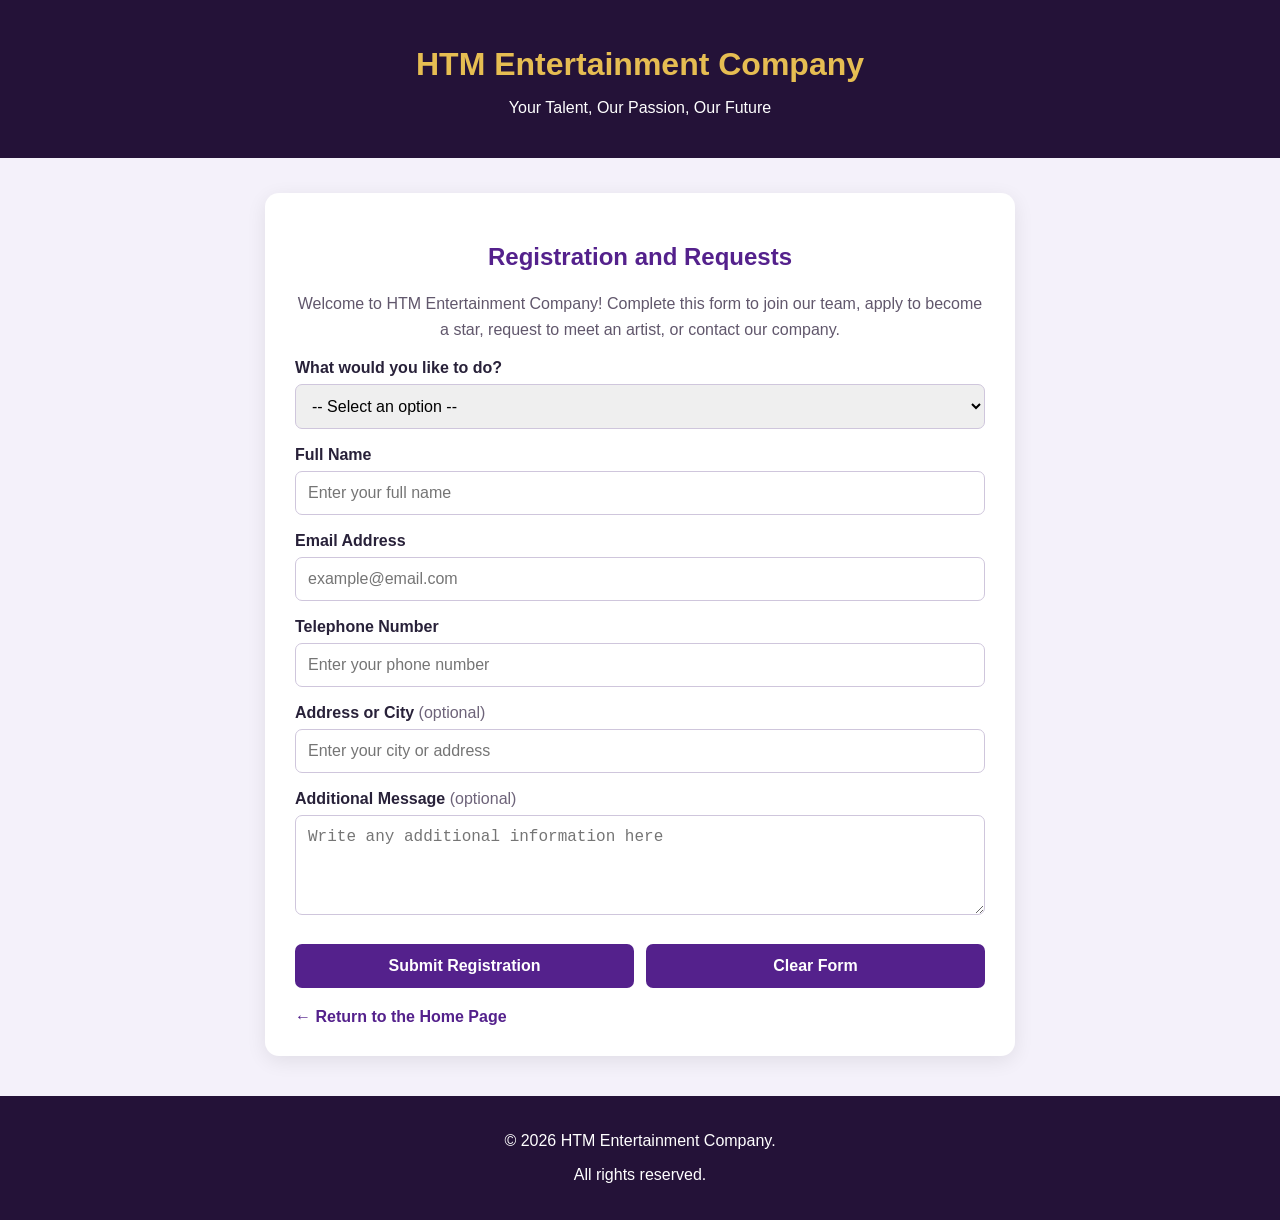
<file: register.html>
<!DOCTYPE html>
<html lang="en">
<head>
    <meta charset="UTF-8">
    <meta name="viewport" content="width=device-width, initial-scale=1.0">

    <title>HTM Entertainment | Registration</title>

    <style>
        * {
            box-sizing: border-box;
        }

        body {
            margin: 0;
            font-family: Arial, sans-serif;
            background: #f4f1fa;
            color: #282139;
        }

        header {
            background: #241238;
            color: white;
            text-align: center;
            padding: 25px 15px;
        }

        header h1 {
            color: #e6bd52;
            margin-bottom: 8px;
        }

        nav {
            background: #38204f;
            padding: 14px;
            text-align: center;
        }

        nav a {
            color: white;
            text-decoration: none;
            margin: 0 12px;
            font-weight: bold;
        }

        .container {
            width: 92%;
            max-width: 750px;
            margin: 35px auto;
            background: white;
            padding: 30px;
            border-radius: 14px;
            box-shadow: 0 5px 20px #00000015;
        }

        h2 {
            color: #54218c;
            text-align: center;
        }

        .intro {
            text-align: center;
            line-height: 1.6;
            color: #61576c;
        }

        label {
            display: block;
            margin-top: 17px;
            margin-bottom: 7px;
            font-weight: bold;
        }

        input, select, textarea {
            width: 100%;
            padding: 12px;
            border: 1px solid #cfc6dc;
            border-radius: 7px;
            font-size: 16px;
        }

        textarea {
            min-height: 100px;
            resize: vertical;
        }

        input:focus, select:focus, textarea:focus {
            outline: 2px solid #a47bd1;
            border-color: #54218c;
        }

        .optional {
            color: #6d6379;
            font-weight: normal;
        }

        .form-buttons {
            display: flex;
            flex-wrap: wrap;
            gap: 12px;
            margin-top: 25px;
        }

        button {
            flex: 1;
            min-width: 150px;
            padding: 13px;
            border: none;
            border-radius: 7px;
            background: #54218c;
            color: white;
            font-size: 16px;
            font-weight: bold;
            cursor: pointer;
        }

        button:hover {
            background: #d4a72c;
            color: #241238;
        }

        .back-button {
            display: inline-block;
            margin-top: 20px;
            color: #54218c;
            text-decoration: none;
            font-weight: bold;
        }

        #result {
            display: none;
            margin-top: 20px;
            padding: 15px;
            background: #f0f8ed;
            border-radius: 8px;
            line-height: 1.5;
        }

        footer {
            background: #241238;
            color: white;
            text-align: center;
            padding: 20px;
            margin-top: 40px;
        }

        @media (max-width: 500px) {
            .container {
                padding: 20px;
            }

            nav a {
                display: inline-block;
                margin: 6px;
            }
        }
    </style>
</head>

<body>

<header>
    <h1>HTM Entertainment Company</h1>
    <p>Your Talent, Our Passion, Our Future</p>
</header>

<main class="container">
    <h2>Registration and Requests</h2>

    <p class="intro">
        Welcome to HTM Entertainment Company!
        Complete this form to join our team, apply to become a star,
        request to meet an artist, or contact our company.
    </p>

    <form id="registrationForm">

        <label for="activity">What would you like to do?</label>
        <select id="activity" name="activity" required>
            <option value="">-- Select an option --</option>
            <option value="member">Become a Member</option>
            <option value="star">Become a Star</option>
            <option value="meet">Meet a Star</option>
            <option value="contact">Contact the Company</option>
        </select>

        <label for="fullname">Full Name</label>
        <input
            type="text"
            id="fullname"
            name="fullname"
            placeholder="Enter your full name"
            autocomplete="name"
            required
        >

        <label for="email">Email Address</label>
        <input
            type="email"
            id="email"
            name="email"
            placeholder="example@email.com"
            autocomplete="email"
            required
        >

        <label for="phone">Telephone Number</label>
        <input
            type="tel"
            id="phone"
            name="phone"
            placeholder="Enter your phone number"
            autocomplete="tel"
            required
        >

        <label for="address">
            Address or City <span class="optional">(optional)</span>
        </label>
        <input
            type="text"
            id="address"
            name="address"
            placeholder="Enter your city or address"
            autocomplete="street-address"
        >

        <div id="memberFields" hidden>
            <label for="memberInterest">Membership Interest</label>
            <select id="memberInterest" name="memberInterest">
                <option value="">Choose your interest</option>
                <option value="events">Events and Concerts</option>
                <option value="management">Artist Management</option>
                <option value="marketing">Marketing and Promotion</option>
                <option value="production">Music and Video Production</option>
                <option value="other">Other</option>
            </select>
        </div>

        <div id="starFields" hidden>
            <label for="talent">What is your talent?</label>
            <select id="talent" name="talent">
                <option value="">Choose your talent</option>
                <option value="singing">Singing</option>
                <option value="acting">Acting</option>
                <option value="dancing">Dancing</option>
                <option value="comedy">Comedy</option>
                <option value="modeling">Modeling</option>
                <option value="presenting">Presenting</option>
                <option value="other">Other</option>
            </select>

            <label for="experience">Tell us about your experience</label>
            <textarea
                id="experience"
                name="experience"
                placeholder="Describe your talent and experience"
            ></textarea>

            <label for="portfolio">
                Audition video or portfolio link
                <span class="optional">(optional)</span>
            </label>
            <input
                type="url"
                id="portfolio"
                name="portfolio"
                placeholder="https://example.com"
            >
        </div>

        <div id="meetFields" hidden>
            <label for="starName">Which star would you like to meet?</label>
            <input
                type="text"
                id="starName"
                name="starName"
                placeholder="Enter the artist's name"
            >

            <label for="meetDate">Preferred Meeting Date</label>
            <input
                type="date"
                id="meetDate"
                name="meetDate"
            >

            <label for="meetReason">Reason for the meeting</label>
            <textarea
                id="meetReason"
                name="meetReason"
                placeholder="Tell us why you would like to meet the artist"
            ></textarea>
        </div>

        <div id="contactFields" hidden>
            <label for="contactSubject">Subject</label>
            <input
                type="text"
                id="contactSubject"
                name="contactSubject"
                placeholder="What is your message about?"
            >
        </div>

        <label for="message">
            Additional Message <span class="optional">(optional)</span>
        </label>
        <textarea
            id="message"
            name="message"
            placeholder="Write any additional information here"
        ></textarea>

        <div class="form-buttons">
            <button type="submit">Submit Registration</button>
            <button type="reset">Clear Form</button>
        </div>
    </form>

    <div id="result" role="status" aria-live="polite"></div>

    <a href="mine1.html" class="back-button">
        &larr; Return to the Home Page
    </a>
</main>

<footer>
    <p>&copy; <span id="year"></span> HTM Entertainment Company.</p>
    <p>All rights reserved.</p>
</footer>

<script>
    const activity = document.getElementById("activity");
    const form = document.getElementById("registrationForm");
    const result = document.getElementById("result");

    const sections = {
        member: document.getElementById("memberFields"),
        star: document.getElementById("starFields"),
        meet: document.getElementById("meetFields"),
        contact: document.getElementById("contactFields")
    };

    const pageType = new URLSearchParams(
        window.location.search
    ).get("type");

    function updateFields() {
        Object.keys(sections).forEach(function (key) {
            const section = sections[key];
            const isVisible = activity.value === key;

            section.hidden = !isVisible;

            section.querySelectorAll("input, select, textarea")
                .forEach(function (field) {
                    field.required = false;
                    field.disabled = !isVisible;
                });
        });

        if (activity.value === "member") {
            document.getElementById("memberInterest").required = true;
        }

        if (activity.value === "star") {
            document.getElementById("talent").required = true;
        }

        if (activity.value === "meet") {
            document.getElementById("starName").required = true;
            document.getElementById("meetReason").required = true;
        }

        if (activity.value === "contact") {
            document.getElementById("contactSubject").required = true;
        }

        result.style.display = "none";
    }

    activity.addEventListener("change", updateFields);

    if (["member", "star", "meet", "contact"].includes(pageType)) {
        activity.value = pageType;
    }

    updateFields();

    form.addEventListener("submit", function (event) {
        event.preventDefault();

        const selectedOption =
            activity.options[activity.selectedIndex].text;

        result.textContent =
            "Thank you, " +
            document.getElementById("fullname").value +
            "! Your form has passed the browser's checks for: " +
            selectedOption +
            ". This demonstration has not sent or saved your registration. " +
            "Connect the form to a secure backend or form service to receive submissions.";

        result.style.display = "block";
        result.scrollIntoView({ behavior: "smooth", block: "nearest" });
    });

    form.addEventListener("reset", function () {
        setTimeout(function () {
            updateFields();
            result.style.display = "none";
        }, 0);
    });

    document.getElementById("year").textContent =
        new Date().getFullYear();
</script>

</body>
</html>
</file>
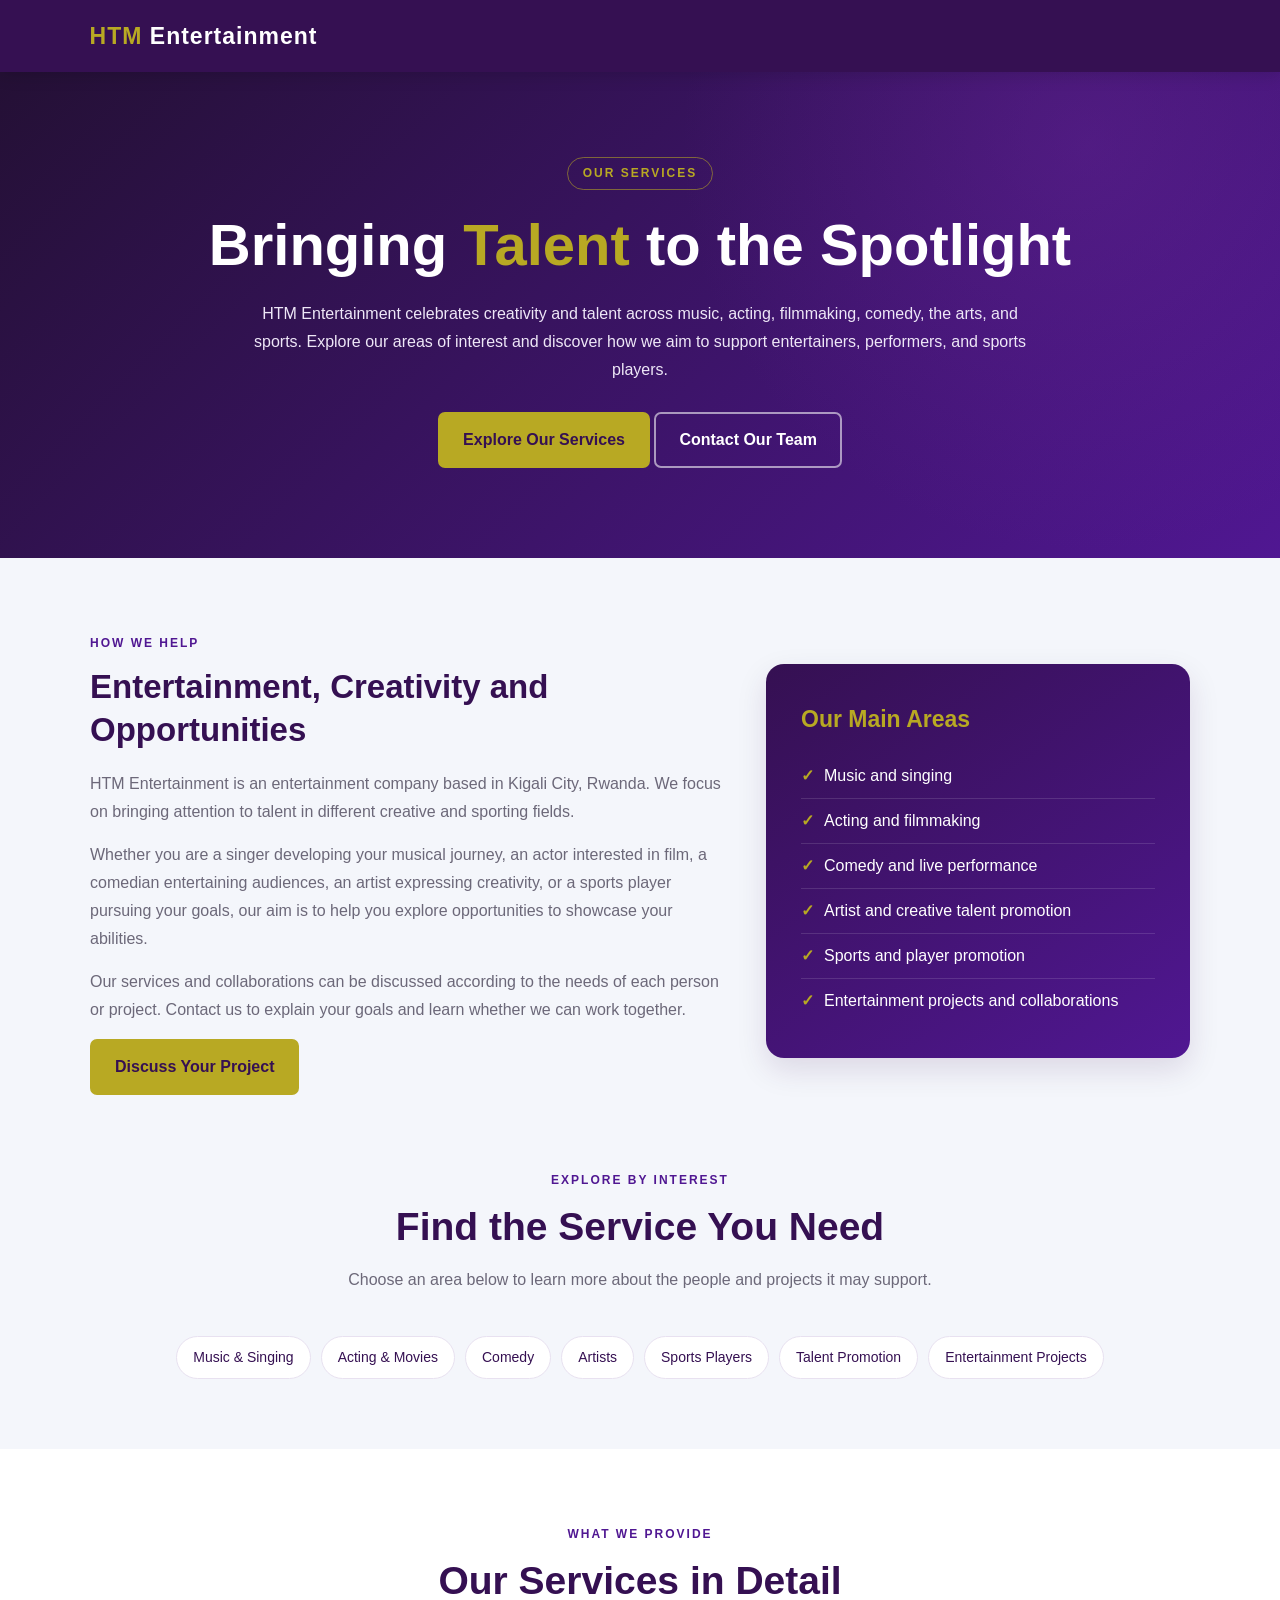
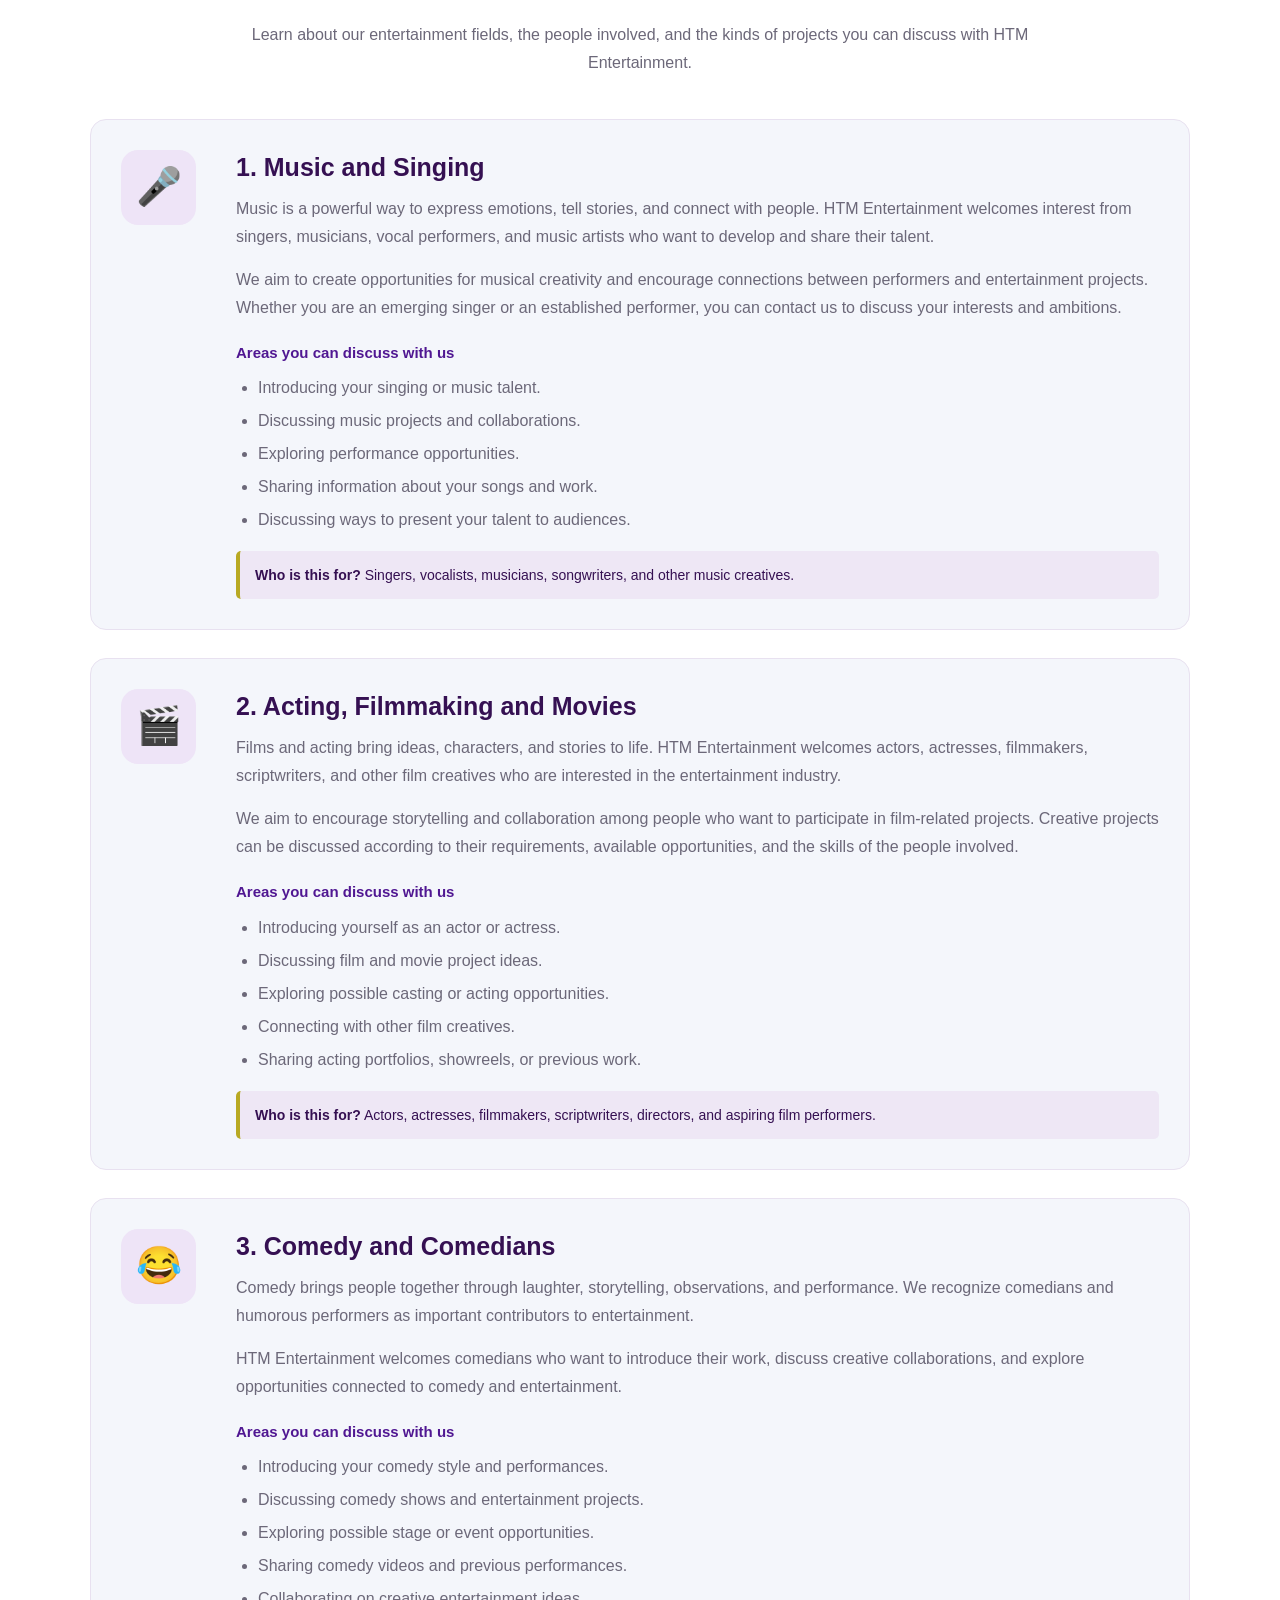
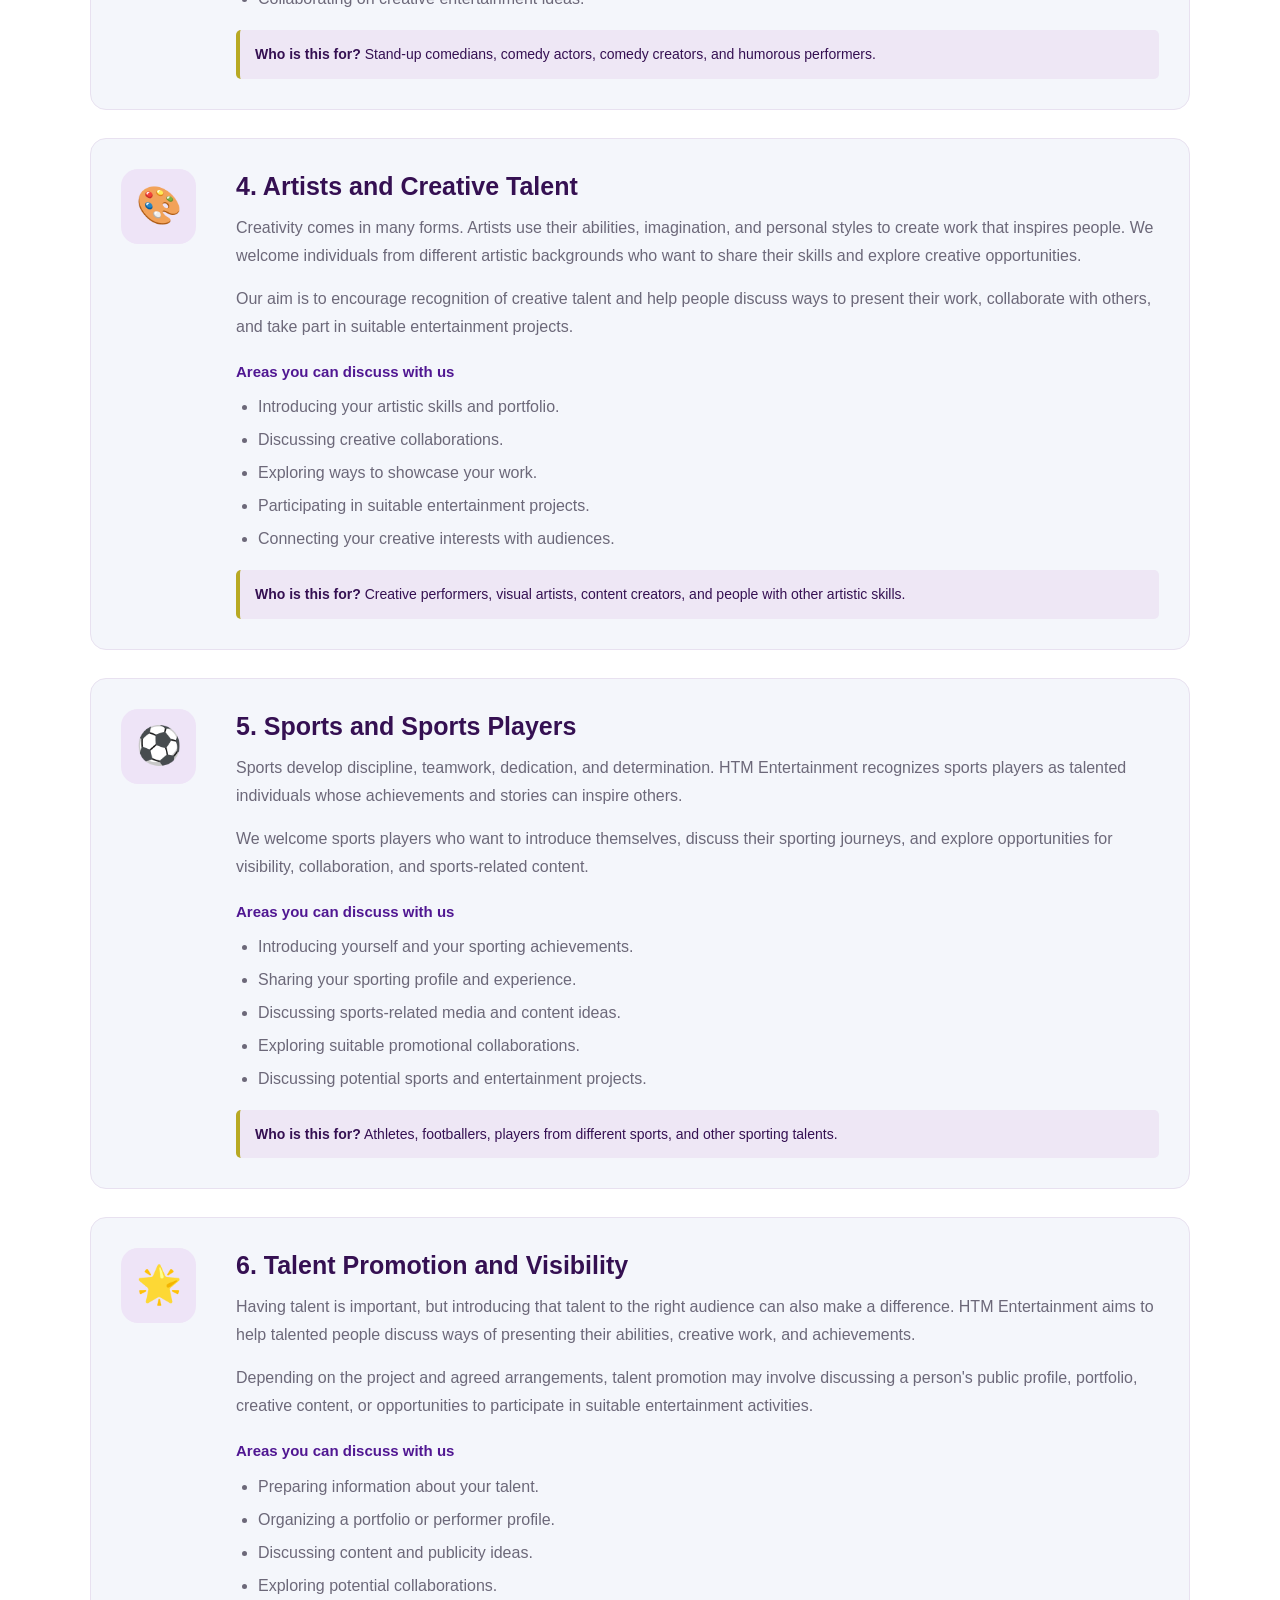
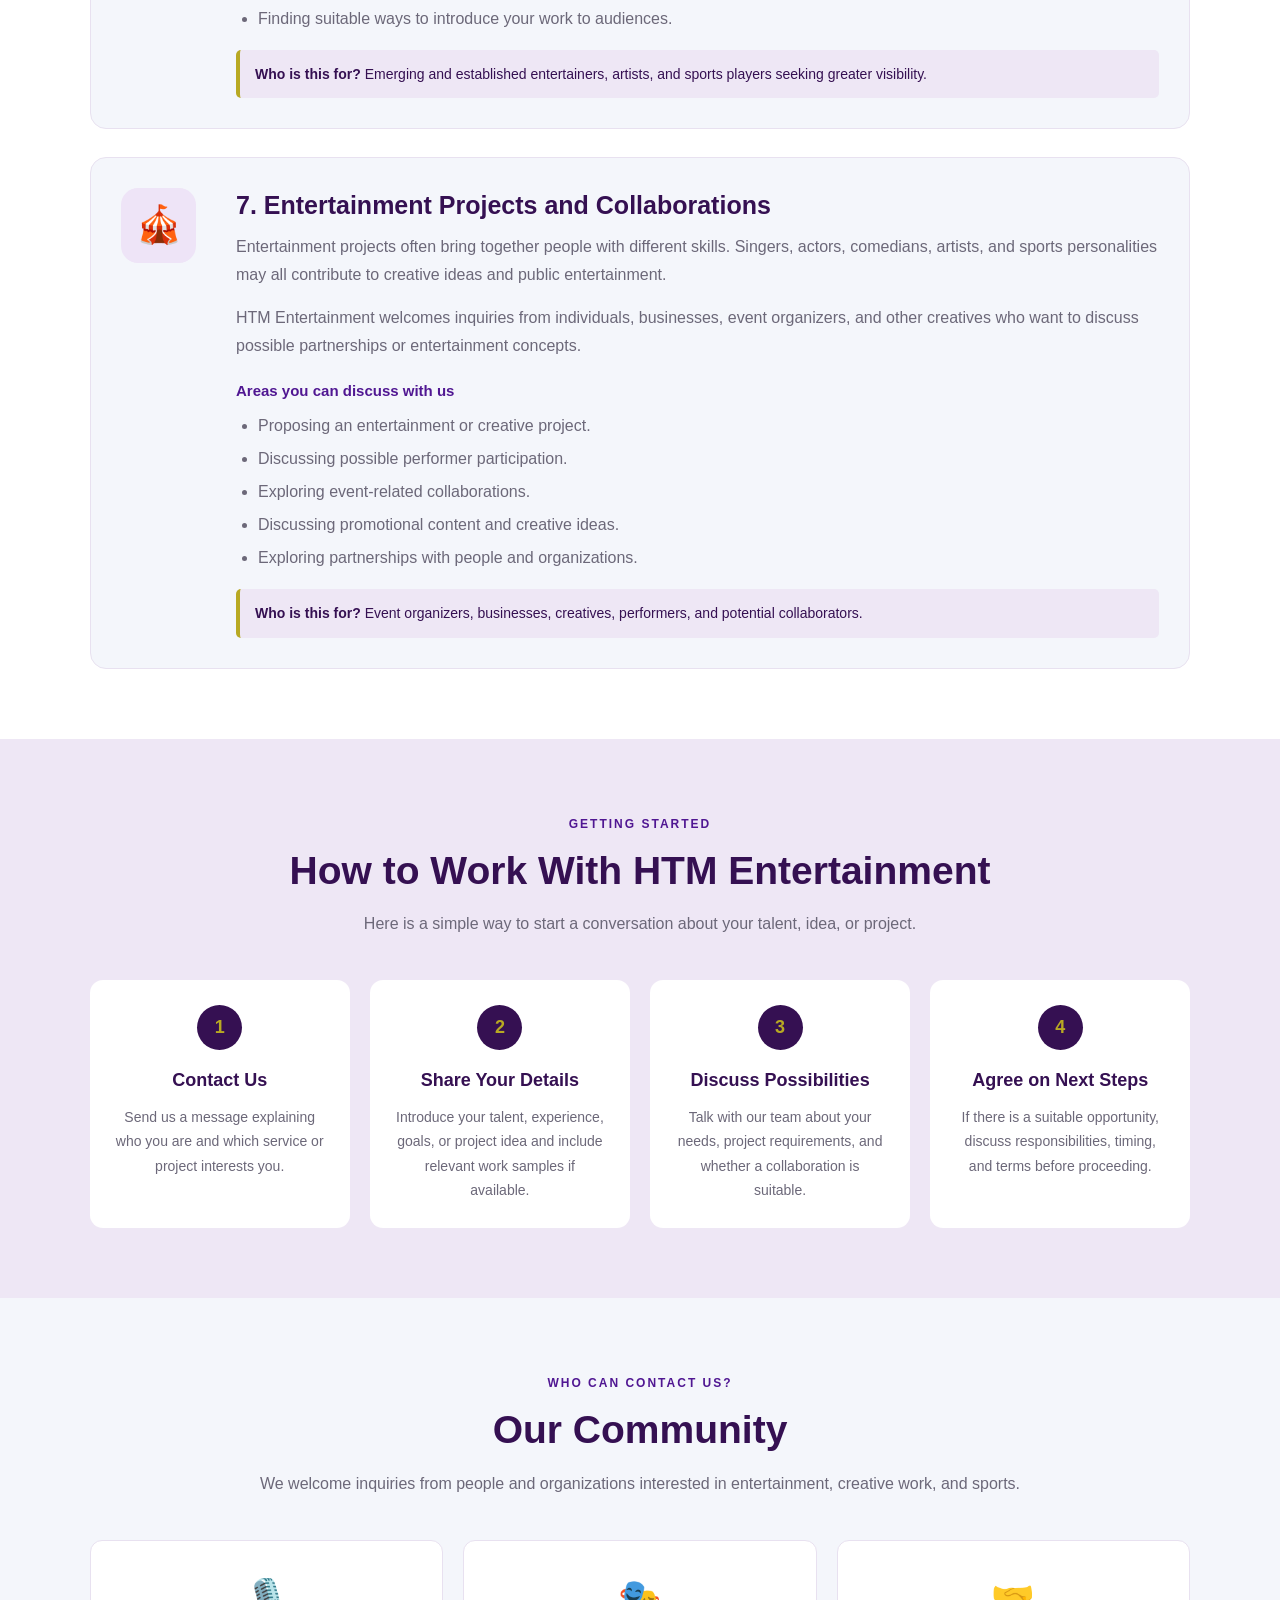
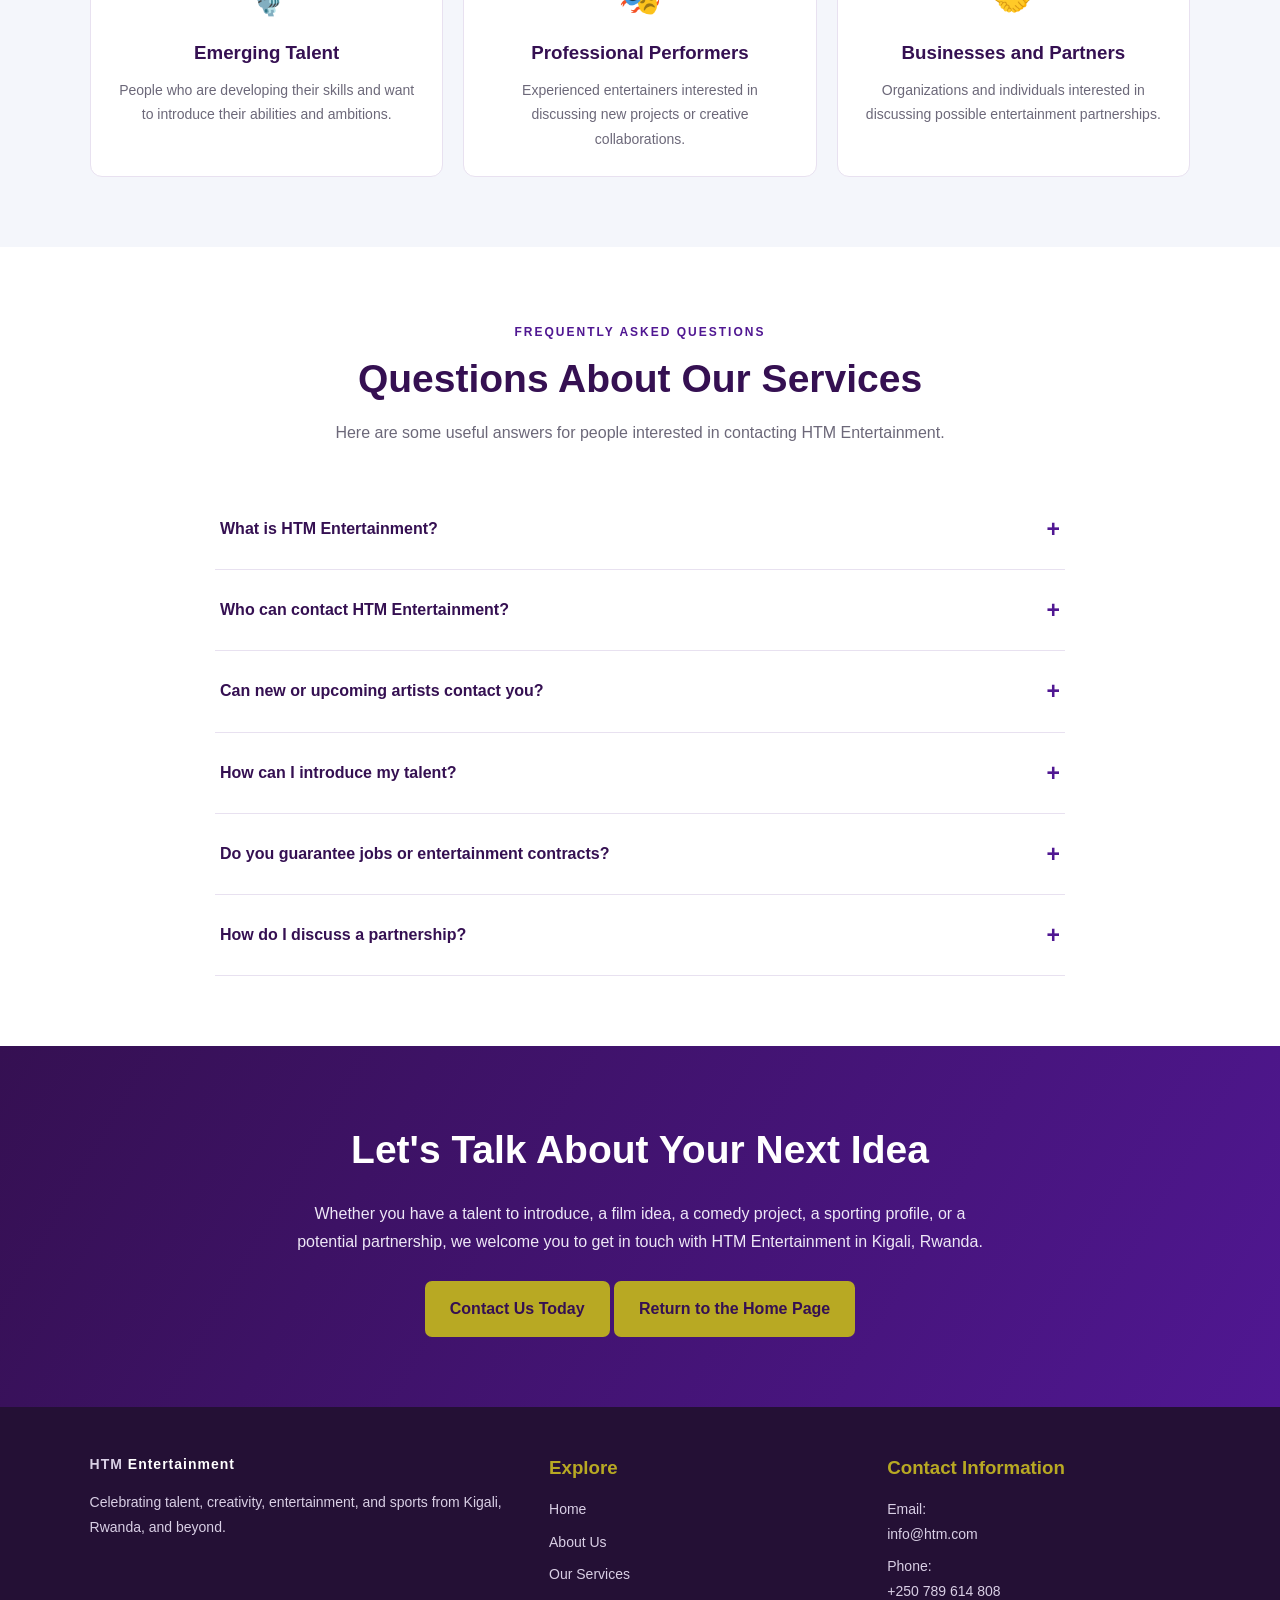
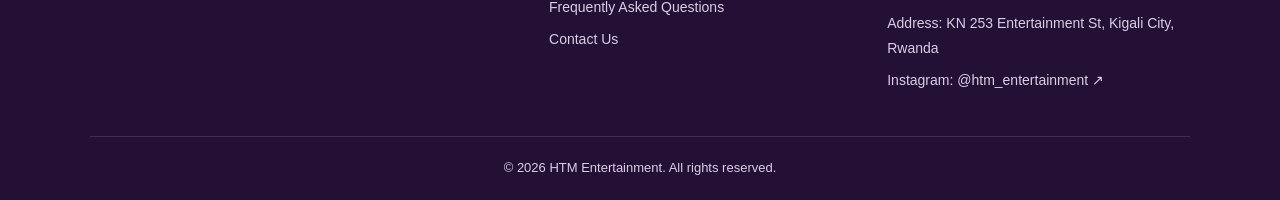
<file: service.html>
<!DOCTYPE html>
<html lang="en">
<head>
    <meta charset="UTF-8">
    <meta name="viewport" content="width=device-width, initial-scale=1.0">

    <title>Our Services | HTM Entertainment</title>

    <meta name="description" content="Explore HTM Entertainment's services in music, singing, acting, filmmaking, comedy, artist promotion, creative entertainment, and sports in Kigali, Rwanda.">

    <style>
        :root {
            --purple: #351052;
            --deep-purple: #501792;
            --gold: #b8a923;
            --light: #f4f6fb;
            --white: #ffffff;
            --text: #25213a;
            --muted: #6c6879;
            --border: #e8e1f0;
        }

        * {
            margin: 0;
            padding: 0;
            box-sizing: border-box;
        }

        html {
            scroll-behavior: smooth;
            scroll-padding-top: 90px;
        }

        body {
            font-family: Arial, Helvetica, sans-serif;
            background: var(--light);
            color: var(--text);
            line-height: 1.75;
        }

        a {
            text-decoration: none;
        }

        button,
        input,
        textarea,
        select {
            font: inherit;
        }

        /* HEADER */

        header {
            background: var(--purple);
            color: var(--white);
            padding: 16px 7%;
            display: flex;
            align-items: center;
            justify-content: space-between;
            flex-wrap: wrap;
            gap: 15px;
            position: sticky;
            top: 0;
            z-index: 1000;
            box-shadow: 0 4px 15px #0002;
        }

        .logo {
            font-size: 23px;
            font-weight: 800;
            letter-spacing: 1px;
            color: var(--gold);
            white-space: nowrap;
        }

        .logo span {
            color: var(--white);
        }

        .nav-links {
            display: flex;
            align-items: center;
            gap: 20px;
        }

        .nav-links a {
            color: var(--white);
            font-size: 14px;
            transition: color 0.3s;
        }

        .nav-links a:hover,
        .nav-links a.active {
            color: var(--gold);
        }

        .menu-toggle {
            display: none;
            border: 1px solid #ffffff70;
            color: var(--white);
            background: transparent;
            padding: 6px 12px;
            border-radius: 6px;
            font-size: 22px;
            cursor: pointer;
        }

        /* BUTTONS */

        .btn {
            display: inline-block;
            padding: 12px 23px;
            border: 2px solid var(--gold);
            border-radius: 7px;
            background: var(--gold);
            color: var(--purple);
            font-weight: bold;
            cursor: pointer;
            transition: 0.3s;
            text-align: center;
        }

        .btn:hover {
            background: transparent;
            color: var(--gold);
            transform: translateY(-2px);
        }

        .btn-outline {
            background: transparent;
            color: var(--white);
            border-color: #ffffff90;
        }

        .btn-outline:hover {
            background: var(--white);
            color: var(--purple);
            border-color: var(--white);
        }

        /* HERO */

        .hero {
            background:
                radial-gradient(circle at 85% 15%, #7029a355, transparent 35%),
                linear-gradient(135deg, #241035, var(--deep-purple));
            color: var(--white);
            text-align: center;
            padding: 85px 7% 90px;
        }

        .hero-label {
            display: inline-block;
            color: var(--gold);
            border: 1px solid #b8a92390;
            border-radius: 30px;
            padding: 5px 15px;
            margin-bottom: 20px;
            text-transform: uppercase;
            letter-spacing: 2px;
            font-size: 12px;
            font-weight: bold;
        }

        .hero h1 {
            font-size: clamp(34px, 5vw, 58px);
            line-height: 1.2;
            margin-bottom: 20px;
        }

        .hero h1 span {
            color: var(--gold);
        }

        .hero p {
            max-width: 780px;
            margin: 0 auto 28px;
            color: #eee7f7;
            font-size: 16px;
        }

        /* GENERAL SECTIONS */

        .section {
            padding: 70px 7%;
        }

        .section-heading {
            text-align: center;
            max-width: 800px;
            margin: 0 auto 42px;
        }

        .eyebrow {
            color: var(--deep-purple);
            text-transform: uppercase;
            letter-spacing: 2px;
            font-size: 12px;
            font-weight: bold;
        }

        .section-heading h2 {
            color: var(--purple);
            font-size: clamp(27px, 4vw, 39px);
            line-height: 1.3;
            margin: 9px 0 14px;
        }

        .section-heading p {
            color: var(--muted);
        }

        /* INTRODUCTION */

        .intro {
            max-width: 1100px;
            margin: auto;
            display: grid;
            grid-template-columns: 1.2fr 0.8fr;
            align-items: center;
            gap: 40px;
        }

        .intro h2 {
            color: var(--purple);
            font-size: 33px;
            line-height: 1.3;
            margin: 10px 0 18px;
        }

        .intro p {
            color: var(--muted);
            margin-bottom: 15px;
        }

        .intro-panel {
            background: linear-gradient(145deg, var(--purple), var(--deep-purple));
            color: var(--white);
            padding: 35px;
            border-radius: 18px;
            box-shadow: 0 12px 30px #35105220;
        }

        .intro-panel h3 {
            color: var(--gold);
            font-size: 23px;
            margin-bottom: 15px;
        }

        .intro-panel ul {
            list-style: none;
        }

        .intro-panel li {
            padding: 8px 0;
            border-bottom: 1px solid #ffffff20;
        }

        .intro-panel li:last-child {
            border-bottom: none;
        }

        .intro-panel li::before {
            content: "✓";
            color: var(--gold);
            font-weight: bold;
            margin-right: 10px;
        }

        /* SERVICE NAVIGATION */

        .service-navigation {
            display: flex;
            flex-wrap: wrap;
            justify-content: center;
            gap: 10px;
            max-width: 1050px;
            margin: auto;
        }

        .service-navigation a {
            color: var(--purple);
            background: var(--white);
            border: 1px solid var(--border);
            border-radius: 30px;
            padding: 8px 16px;
            font-size: 14px;
            transition: 0.3s;
        }

        .service-navigation a:hover {
            color: var(--white);
            background: var(--deep-purple);
        }

        /* DETAILED SERVICES */

        .services-section {
            background: var(--white);
        }

        .service-list {
            max-width: 1100px;
            margin: auto;
            display: flex;
            flex-direction: column;
            gap: 28px;
        }

        .service-detail {
            display: grid;
            grid-template-columns: 90px minmax(0, 1fr);
            gap: 25px;
            padding: 30px;
            border: 1px solid var(--border);
            border-radius: 16px;
            background: var(--light);
            transition: box-shadow 0.3s, transform 0.3s;
            scroll-margin-top: 100px;
        }

        .service-detail:hover {
            box-shadow: 0 12px 30px #35105210;
            transform: translateY(-3px);
        }

        .service-icon {
            width: 75px;
            height: 75px;
            display: grid;
            place-items: center;
            border-radius: 17px;
            background: #eee4f7;
            font-size: 37px;
        }

        .service-content h3 {
            color: var(--purple);
            font-size: 25px;
            line-height: 1.4;
            margin-bottom: 10px;
        }

        .service-content > p {
            color: var(--muted);
            margin-bottom: 15px;
        }

        .service-content h4 {
            color: var(--deep-purple);
            font-size: 15px;
            margin: 18px 0 8px;
        }

        .service-content ul {
            padding-left: 22px;
            color: var(--muted);
        }

        .service-content li {
            margin-bottom: 5px;
        }

        .service-note {
            margin-top: 17px;
            padding: 12px 15px;
            background: #eee7f5;
            border-left: 4px solid var(--gold);
            border-radius: 5px;
            color: var(--purple);
            font-size: 14px;
        }

        /* WORKING PROCESS */

        .process-section {
            background: #eee7f5;
        }

        .process-grid {
            display: grid;
            grid-template-columns: repeat(4, minmax(0, 1fr));
            gap: 20px;
            max-width: 1150px;
            margin: auto;
        }

        .process-card {
            background: var(--white);
            padding: 25px;
            border-radius: 13px;
            text-align: center;
        }

        .process-number {
            width: 45px;
            height: 45px;
            display: grid;
            place-items: center;
            margin: 0 auto 15px;
            background: var(--purple);
            color: var(--gold);
            border-radius: 50%;
            font-weight: bold;
            font-size: 18px;
        }

        .process-card h3 {
            color: var(--purple);
            font-size: 18px;
            margin-bottom: 8px;
        }

        .process-card p {
            color: var(--muted);
            font-size: 14px;
        }

        /* WHO WE WORK WITH */

        .audience-grid {
            display: grid;
            grid-template-columns: repeat(3, minmax(0, 1fr));
            gap: 20px;
            max-width: 1100px;
            margin: auto;
        }

        .audience-card {
            padding: 25px;
            text-align: center;
            background: var(--white);
            border: 1px solid var(--border);
            border-radius: 12px;
        }

        .audience-card .emoji {
            font-size: 35px;
            margin-bottom: 10px;
        }

        .audience-card h3 {
            color: var(--purple);
            margin-bottom: 8px;
        }

        .audience-card p {
            color: var(--muted);
            font-size: 14px;
        }

        /* FAQ */

        .faq-section {
            background: var(--white);
        }

        .faq-list {
            max-width: 850px;
            margin: auto;
        }

        .faq-item {
            border-bottom: 1px solid var(--border);
        }

        .faq-question {
            width: 100%;
            border: none;
            background: transparent;
            padding: 20px 5px;
            display: flex;
            align-items: center;
            justify-content: space-between;
            gap: 15px;
            text-align: left;
            color: var(--purple);
            font-weight: bold;
            font-size: 16px;
            cursor: pointer;
        }

        .faq-question span:last-child {
            color: var(--deep-purple);
            font-size: 23px;
        }

        .faq-answer {
            padding: 0 5px 20px;
            color: var(--muted);
            display: none;
        }

        .faq-item.open .faq-answer {
            display: block;
        }

        /* CONTACT CTA */

        .cta {
            background: linear-gradient(120deg, var(--purple), var(--deep-purple));
            text-align: center;
            padding: 70px 7%;
            color: var(--white);
        }

        .cta h2 {
            font-size: clamp(28px, 4vw, 39px);
            margin-bottom: 15px;
        }

        .cta p {
            max-width: 700px;
            margin: 0 auto 25px;
            color: #eee7f7;
        }

        /* FOOTER */

        footer {
            background: #241035;
            color: #d9cfe5;
            padding: 45px 7% 20px;
        }

        .footer-grid {
            display: grid;
            grid-template-columns: 1.4fr 1fr 1fr;
            gap: 35px;
            max-width: 1200px;
            margin: auto;
        }

        .footer-column h3 {
            color: var(--gold);
            margin-bottom: 13px;
        }

        .footer-column p,
        .footer-column a {
            font-size: 14px;
        }

        .footer-column p {
            margin-bottom: 8px;
        }

        .footer-column a {
            display: block;
            color: #d9cfe5;
            margin-bottom: 8px;
            transition: color 0.3s;
        }

        .footer-column a:hover {
            color: var(--gold);
        }

        .footer-bottom {
            border-top: 1px solid #ffffff20;
            text-align: center;
            margin-top: 35px;
            padding-top: 20px;
            font-size: 13px;
        }

        /* BACK TO TOP */

        #backToTop {
            position: fixed;
            right: 20px;
            bottom: 20px;
            display: none;
            width: 45px;
            height: 45px;
            border: none;
            border-radius: 50%;
            background: var(--gold);
            color: var(--purple);
            font-size: 23px;
            font-weight: bold;
            cursor: pointer;
            z-index: 900;
        }

        #backToTop:hover {
            background: var(--deep-purple);
            color: var(--white);
        }

        /* SCROLL ANIMATIONS */

        .reveal {
            opacity: 0;
            transform: translateY(18px);
            transition: opacity 0.55s ease, transform 0.55s ease;
        }

        .reveal.visible {
            opacity: 1;
            transform: translateY(0);
        }

        /* RESPONSIVE */

        @media (max-width: 950px) {
            .nav-links {
                gap: 12px;
            }

            .nav-links a {
                font-size: 12px;
            }

            .process-grid {
                grid-template-columns: repeat(2, minmax(0, 1fr));
            }

            .audience-grid {
                grid-template-columns: repeat(2, minmax(0, 1fr));
            }
        }

        @media (max-width: 720px) {
            header {
                padding: 14px 5%;
            }

            .logo {
                font-size: 19px;
            }

            .menu-toggle {
                display: block;
            }

            .nav-links {
                display: none;
                width: 100%;
                flex-direction: column;
                align-items: stretch;
                gap: 0;
            }

            .nav-links.open {
                display: flex;
            }

            .nav-links a {
                padding: 11px 4px;
                border-top: 1px solid #ffffff20;
                font-size: 14px;
            }

            .hero {
                padding: 65px 5%;
            }

            .section {
                padding: 50px 5%;
            }

            .intro {
                grid-template-columns: 1fr;
            }

            .intro h2 {
                font-size: 28px;
            }

            .service-detail {
                grid-template-columns: 1fr;
                padding: 22px;
                gap: 15px;
            }

            .service-icon {
                width: 60px;
                height: 60px;
                font-size: 30px;
            }

            .service-content h3 {
                font-size: 22px;
            }

            .process-grid,
            .audience-grid {
                grid-template-columns: 1fr;
            }

            .footer-grid {
                grid-template-columns: 1fr;
                gap: 25px;
            }
        }

        @media (prefers-reduced-motion: reduce) {
            html {
                scroll-behavior: auto;
            }

            *,
            *::before,
            *::after {
                transition: none !important;
            }

            .reveal {
                opacity: 1;
                transform: none;
            }
        }
    </style>
</head>

<body>

    <!-- HEADER -->
    <header>
        <a href="correct.html" class="logo">
            HTM <span>Entertainment</span>
        </a>

        <button
            type="button"
            class="menu-toggle"
            id="menuToggle"
            aria-label="Open navigation menu"
            aria-expanded="false"
            aria-controls="navLinks"
        >
            ☰
        </button>
        <nav class="nav-links" id="navLinks" aria-label="Main navigation"></nav>
    </header>

    <main>

        <!-- HERO -->
        <section class="hero">
            <div class="hero-label">Our Services</div>

            <h1>
                Bringing <span>Talent</span> to the Spotlight
            </h1>

            <p>
                HTM Entertainment celebrates creativity and talent across
                music, acting, filmmaking, comedy, the arts, and sports.
                Explore our areas of interest and discover how we aim to
                support entertainers, performers, and sports players.
            </p>

            <a href="#all-services" class="btn">Explore Our Services</a>

            <a href="contact.html" class="btn btn-outline">
                Contact Our Team
            </a>
        </section>

        <!-- INTRODUCTION -->
        <section class="section">
            <div class="intro">

                <div class="reveal">
                    <span class="eyebrow">How We Help</span>

                    <h2>Entertainment, Creativity and Opportunities</h2>

                    <p>
                        HTM Entertainment is an entertainment company based
                        in Kigali City, Rwanda. We focus on bringing attention
                        to talent in different creative and sporting fields.
                    </p>

                    <p>
                        Whether you are a singer developing your musical
                        journey, an actor interested in film, a comedian
                        entertaining audiences, an artist expressing
                        creativity, or a sports player pursuing your goals,
                        our aim is to help you explore opportunities to
                        showcase your abilities.
                    </p>

                    <p>
                        Our services and collaborations can be discussed
                        according to the needs of each person or project.
                        Contact us to explain your goals and learn whether
                        we can work together.
                    </p>

                    <a href="contact.html" class="btn">
                        Discuss Your Project
                    </a>
                </div>

                <aside class="intro-panel reveal">
                    <h3>Our Main Areas</h3>

                    <ul>
                        <li>Music and singing</li>
                        <li>Acting and filmmaking</li>
                        <li>Comedy and live performance</li>
                        <li>Artist and creative talent promotion</li>
                        <li>Sports and player promotion</li>
                        <li>Entertainment projects and collaborations</li>
                    </ul>
                </aside>

            </div>
        </section>

        <!-- SERVICE QUICK LINKS -->
        <section class="section" style="padding-top:0;">
            <div class="section-heading reveal">
                <span class="eyebrow">Explore by Interest</span>
                <h2>Find the Service You Need</h2>
                <p>
                    Choose an area below to learn more about the people
                    and projects it may support.
                </p>
            </div>

            <nav class="service-navigation" aria-label="Service categories">
                <a href="#music">Music & Singing</a>
                <a href="#acting">Acting & Movies</a>
                <a href="#comedy">Comedy</a>
                <a href="#artists">Artists</a>
                <a href="#sports">Sports Players</a>
                <a href="#promotion">Talent Promotion</a>
                <a href="#events">Entertainment Projects</a>
            </nav>
        </section>

        <!-- DETAILED SERVICES -->
        <section class="section services-section" id="all-services">

            <div class="section-heading reveal">
                <span class="eyebrow">What We Provide</span>
                <h2>Our Services in Detail</h2>
                <p>
                    Learn about our entertainment fields, the people
                    involved, and the kinds of projects you can discuss
                    with HTM Entertainment.
                </p>
            </div>

            <div class="service-list">

                <!-- MUSIC -->
                <article class="service-detail reveal" id="music">
                    <div class="service-icon" aria-hidden="true">🎤</div>

                    <div class="service-content">
                        <h3>1. Music and Singing</h3>

                        <p>
                            Music is a powerful way to express emotions,
                            tell stories, and connect with people. HTM
                            Entertainment welcomes interest from singers,
                            musicians, vocal performers, and music artists
                            who want to develop and share their talent.
                        </p>

                        <p>
                            We aim to create opportunities for musical
                            creativity and encourage connections between
                            performers and entertainment projects.
                            Whether you are an emerging singer or an
                            established performer, you can contact us
                            to discuss your interests and ambitions.
                        </p>

                        <h4>Areas you can discuss with us</h4>
                        <ul>
                            <li>Introducing your singing or music talent.</li>
                            <li>Discussing music projects and collaborations.</li>
                            <li>Exploring performance opportunities.</li>
                            <li>Sharing information about your songs and work.</li>
                            <li>Discussing ways to present your talent to audiences.</li>
                        </ul>

                        <div class="service-note">
                            <strong>Who is this for?</strong>
                            Singers, vocalists, musicians, songwriters,
                            and other music creatives.
                        </div>
                    </div>
                </article>

                <!-- ACTING AND FILMS -->
                <article class="service-detail reveal" id="acting">
                    <div class="service-icon" aria-hidden="true">🎬</div>

                    <div class="service-content">
                        <h3>2. Acting, Filmmaking and Movies</h3>

                        <p>
                            Films and acting bring ideas, characters,
                            and stories to life. HTM Entertainment welcomes
                            actors, actresses, filmmakers, scriptwriters,
                            and other film creatives who are interested
                            in the entertainment industry.
                        </p>

                        <p>
                            We aim to encourage storytelling and
                            collaboration among people who want to
                            participate in film-related projects.
                            Creative projects can be discussed according
                            to their requirements, available opportunities,
                            and the skills of the people involved.
                        </p>

                        <h4>Areas you can discuss with us</h4>
                        <ul>
                            <li>Introducing yourself as an actor or actress.</li>
                            <li>Discussing film and movie project ideas.</li>
                            <li>Exploring possible casting or acting opportunities.</li>
                            <li>Connecting with other film creatives.</li>
                            <li>Sharing acting portfolios, showreels, or previous work.</li>
                        </ul>

                        <div class="service-note">
                            <strong>Who is this for?</strong>
                            Actors, actresses, filmmakers, scriptwriters,
                            directors, and aspiring film performers.
                        </div>
                    </div>
                </article>

                <!-- COMEDY -->
                <article class="service-detail reveal" id="comedy">
                    <div class="service-icon" aria-hidden="true">😂</div>

                    <div class="service-content">
                        <h3>3. Comedy and Comedians</h3>

                        <p>
                            Comedy brings people together through laughter,
                            storytelling, observations, and performance.
                            We recognize comedians and humorous performers
                            as important contributors to entertainment.
                        </p>

                        <p>
                            HTM Entertainment welcomes comedians who want
                            to introduce their work, discuss creative
                            collaborations, and explore opportunities
                            connected to comedy and entertainment.
                        </p>

                        <h4>Areas you can discuss with us</h4>
                        <ul>
                            <li>Introducing your comedy style and performances.</li>
                            <li>Discussing comedy shows and entertainment projects.</li>
                            <li>Exploring possible stage or event opportunities.</li>
                            <li>Sharing comedy videos and previous performances.</li>
                            <li>Collaborating on creative entertainment ideas.</li>
                        </ul>

                        <div class="service-note">
                            <strong>Who is this for?</strong>
                            Stand-up comedians, comedy actors, comedy
                            creators, and humorous performers.
                        </div>
                    </div>
                </article>

                <!-- ARTISTS -->
                <article class="service-detail reveal" id="artists">
                    <div class="service-icon" aria-hidden="true">🎨</div>

                    <div class="service-content">
                        <h3>4. Artists and Creative Talent</h3>

                        <p>
                            Creativity comes in many forms. Artists use
                            their abilities, imagination, and personal
                            styles to create work that inspires people.
                            We welcome individuals from different artistic
                            backgrounds who want to share their skills
                            and explore creative opportunities.
                        </p>

                        <p>
                            Our aim is to encourage recognition of creative
                            talent and help people discuss ways to present
                            their work, collaborate with others, and take
                            part in suitable entertainment projects.
                        </p>

                        <h4>Areas you can discuss with us</h4>
                        <ul>
                            <li>Introducing your artistic skills and portfolio.</li>
                            <li>Discussing creative collaborations.</li>
                            <li>Exploring ways to showcase your work.</li>
                            <li>Participating in suitable entertainment projects.</li>
                            <li>Connecting your creative interests with audiences.</li>
                        </ul>

                        <div class="service-note">
                            <strong>Who is this for?</strong>
                            Creative performers, visual artists, content
                            creators, and people with other artistic skills.
                        </div>
                    </div>
                </article>

                <!-- SPORTS -->
                <article class="service-detail reveal" id="sports">
                    <div class="service-icon" aria-hidden="true">⚽</div>

                    <div class="service-content">
                        <h3>5. Sports and Sports Players</h3>

                        <p>
                            Sports develop discipline, teamwork, dedication,
                            and determination. HTM Entertainment recognizes
                            sports players as talented individuals whose
                            achievements and stories can inspire others.
                        </p>

                        <p>
                            We welcome sports players who want to introduce
                            themselves, discuss their sporting journeys,
                            and explore opportunities for visibility,
                            collaboration, and sports-related content.
                        </p>

                        <h4>Areas you can discuss with us</h4>
                        <ul>
                            <li>Introducing yourself and your sporting achievements.</li>
                            <li>Sharing your sporting profile and experience.</li>
                            <li>Discussing sports-related media and content ideas.</li>
                            <li>Exploring suitable promotional collaborations.</li>
                            <li>Discussing potential sports and entertainment projects.</li>
                        </ul>

                        <div class="service-note">
                            <strong>Who is this for?</strong>
                            Athletes, footballers, players from different
                            sports, and other sporting talents.
                        </div>
                    </div>
                </article>

                <!-- TALENT PROMOTION -->
                <article class="service-detail reveal" id="promotion">
                    <div class="service-icon" aria-hidden="true">🌟</div>

                    <div class="service-content">
                        <h3>6. Talent Promotion and Visibility</h3>

                        <p>
                            Having talent is important, but introducing
                            that talent to the right audience can also
                            make a difference. HTM Entertainment aims to
                            help talented people discuss ways of presenting
                            their abilities, creative work, and achievements.
                        </p>

                        <p>
                            Depending on the project and agreed arrangements,
                            talent promotion may involve discussing a
                            person's public profile, portfolio, creative
                            content, or opportunities to participate in
                            suitable entertainment activities.
                        </p>

                        <h4>Areas you can discuss with us</h4>
                        <ul>
                            <li>Preparing information about your talent.</li>
                            <li>Organizing a portfolio or performer profile.</li>
                            <li>Discussing content and publicity ideas.</li>
                            <li>Exploring potential collaborations.</li>
                            <li>Finding suitable ways to introduce your work to audiences.</li>
                        </ul>

                        <div class="service-note">
                            <strong>Who is this for?</strong>
                            Emerging and established entertainers, artists,
                            and sports players seeking greater visibility.
                        </div>
                    </div>
                </article>

                <!-- EVENTS AND PROJECTS -->
                <article class="service-detail reveal" id="events">
                    <div class="service-icon" aria-hidden="true">🎪</div>

                    <div class="service-content">
                        <h3>7. Entertainment Projects and Collaborations</h3>

                        <p>
                            Entertainment projects often bring together
                            people with different skills. Singers, actors,
                            comedians, artists, and sports personalities
                            may all contribute to creative ideas and
                            public entertainment.
                        </p>

                        <p>
                            HTM Entertainment welcomes inquiries from
                            individuals, businesses, event organizers,
                            and other creatives who want to discuss
                            possible partnerships or entertainment concepts.
                        </p>

                        <h4>Areas you can discuss with us</h4>
                        <ul>
                            <li>Proposing an entertainment or creative project.</li>
                            <li>Discussing possible performer participation.</li>
                            <li>Exploring event-related collaborations.</li>
                            <li>Discussing promotional content and creative ideas.</li>
                            <li>Exploring partnerships with people and organizations.</li>
                        </ul>

                        <div class="service-note">
                            <strong>Who is this for?</strong>
                            Event organizers, businesses, creatives,
                            performers, and potential collaborators.
                        </div>
                    </div>
                </article>

            </div>
        </section>

        <!-- HOW IT WORKS -->
        <section class="section process-section">

            <div class="section-heading reveal">
                <span class="eyebrow">Getting Started</span>
                <h2>How to Work With HTM Entertainment</h2>
                <p>
                    Here is a simple way to start a conversation
                    about your talent, idea, or project.
                </p>
            </div>

            <div class="process-grid">

                <article class="process-card reveal">
                    <div class="process-number">1</div>
                    <h3>Contact Us</h3>
                    <p>
                        Send us a message explaining who you are and
                        which service or project interests you.
                    </p>
                </article>

                <article class="process-card reveal">
                    <div class="process-number">2</div>
                    <h3>Share Your Details</h3>
                    <p>
                        Introduce your talent, experience, goals,
                        or project idea and include relevant work samples
                        if available.
                    </p>
                </article>

                <article class="process-card reveal">
                    <div class="process-number">3</div>
                    <h3>Discuss Possibilities</h3>
                    <p>
                        Talk with our team about your needs, project
                        requirements, and whether a collaboration is suitable.
                    </p>
                </article>

                <article class="process-card reveal">
                    <div class="process-number">4</div>
                    <h3>Agree on Next Steps</h3>
                    <p>
                        If there is a suitable opportunity, discuss
                        responsibilities, timing, and terms before proceeding.
                    </p>
                </article>

            </div>
        </section>

        <!-- WHO WE WORK WITH -->
        <section class="section">

            <div class="section-heading reveal">
                <span class="eyebrow">Who Can Contact Us?</span>
                <h2>Our Community</h2>
                <p>
                    We welcome inquiries from people and organizations
                    interested in entertainment, creative work, and sports.
                </p>
            </div>

            <div class="audience-grid">

                <article class="audience-card reveal">
                    <div class="emoji" aria-hidden="true">🎙️</div>
                    <h3>Emerging Talent</h3>
                    <p>
                        People who are developing their skills and want
                        to introduce their abilities and ambitions.
                    </p>
                </article>

                <article class="audience-card reveal">
                    <div class="emoji" aria-hidden="true">🎭</div>
                    <h3>Professional Performers</h3>
                    <p>
                        Experienced entertainers interested in discussing
                        new projects or creative collaborations.
                    </p>
                </article>

                <article class="audience-card reveal">
                    <div class="emoji" aria-hidden="true">🤝</div>
                    <h3>Businesses and Partners</h3>
                    <p>
                        Organizations and individuals interested in
                        discussing possible entertainment partnerships.
                    </p>
                </article>

            </div>
        </section>

        <!-- FAQ -->
        <section class="section faq-section" id="faq">

            <div class="section-heading reveal">
                <span class="eyebrow">Frequently Asked Questions</span>
                <h2>Questions About Our Services</h2>
                <p>
                    Here are some useful answers for people interested
                    in contacting HTM Entertainment.
                </p>
            </div>

            <div class="faq-list">

                <div class="faq-item">
                    <button
                        class="faq-question"
                        type="button"
                        aria-expanded="false"
                    >
                        <span>What is HTM Entertainment?</span>
                        <span aria-hidden="true">+</span>
                    </button>
                    <div class="faq-answer">
                        HTM Entertainment is an entertainment company based
                        in Kigali City, Rwanda, with interests in singing,
                        acting, filmmaking, comedy, creative arts, talent
                        promotion, and sports.
                    </div>
                </div>

                <div class="faq-item">
                    <button
                        class="faq-question"
                        type="button"
                        aria-expanded="false"
                    >
                        <span>Who can contact HTM Entertainment?</span>
                        <span aria-hidden="true">+</span>
                    </button>
                    <div class="faq-answer">
                        Singers, actors, filmmakers, comedians, artists,
                        sports players, event organizers, businesses, and
                        potential collaborators can contact us to discuss
                        their interests and project ideas.
                    </div>
                </div>

                <div class="faq-item">
                    <button
                        class="faq-question"
                        type="button"
                        aria-expanded="false"
                    >
                        <span>Can new or upcoming artists contact you?</span>
                        <span aria-hidden="true">+</span>
                    </button>
                    <div class="faq-answer">
                        Yes. Emerging talent is welcome to introduce
                        themselves, explain their goals, and share examples
                        of their work. Any potential opportunity depends
                        on the project and the arrangements agreed upon.
                    </div>
                </div>

                <div class="faq-item">
                    <button
                        class="faq-question"
                        type="button"
                        aria-expanded="false"
                    >
                        <span>How can I introduce my talent?</span>
                        <span aria-hidden="true">+</span>
                    </button>
                    <div class="faq-answer">
                        Visit our Contact Us page and tell us your name,
                        area of talent, experience, and what you hope to
                        achieve. You can also explain your project idea
                        and ask about the next steps.
                    </div>
                </div>

                <div class="faq-item">
                    <button
                        class="faq-question"
                        type="button"
                        aria-expanded="false"
                    >
                        <span>Do you guarantee jobs or entertainment contracts?</span>
                        <span aria-hidden="true">+</span>
                    </button>
                    <div class="faq-answer">
                        No. Contacting us does not guarantee a job,
                        contract, casting, event appearance, or promotion.
                        Opportunities depend on availability, suitability,
                        project requirements, and agreed arrangements.
                    </div>
                </div>

                <div class="faq-item">
                    <button
                        class="faq-question"
                        type="button"
                        aria-expanded="false"
                    >
                        <span>How do I discuss a partnership?</span>
                        <span aria-hidden="true">+</span>
                    </button>
                    <div class="faq-answer">
                        Email info@htm.com or use our Contact Us page.
                        Describe your organization, proposed collaboration,
                        and what you would like to discuss.
                    </div>
                </div>

            </div>
        </section>

        <!-- CALL TO ACTION -->
        <section class="cta">
            <h2>Let's Talk About Your Next Idea</h2>

            <p>
                Whether you have a talent to introduce, a film idea,
                a comedy project, a sporting profile, or a potential
                partnership, we welcome you to get in touch with HTM
                Entertainment in Kigali, Rwanda.
            </p>

            <a href="contact.html" class="btn">
                Contact Us Today
            </a> 
            <a href="mine1.html" class="btn">
                Return to the Home Page
            </a>
        </section>

    </main>

    <!-- FOOTER -->
    <footer>
        <div class="footer-grid">

            <div class="footer-column">
                <a href="correct.html" class="logo">
                    HTM <span>Entertainment</span>
                </a>

                <p style="margin-top: 14px;">
                    Celebrating talent, creativity, entertainment,
                    and sports from Kigali, Rwanda, and beyond.
                </p>
            </div>

            <div class="footer-column">
                <h3>Explore</h3>
                <a href="correct.html">Home</a>
                <a href="about.html">About Us</a>
                <a href="services.html">Our Services</a>
                <a href="#faq">Frequently Asked Questions</a>
                <a href="contact.html">Contact Us</a>
            </div>

            <div class="footer-column">
                <h3>Contact Information</h3>

                <p>
                    Email:
                    <a href="mailto:info@htm.com">info@htm.com</a>
                </p>

                <p>
                    Phone:
                    <a href="tel:+250789614808">+250 789 614 808</a>
                </p>

                <p>
                    Address: KN 253 Entertainment St,
                    Kigali City, Rwanda
                </p>

                <a
                    href="https://www.instagram.com/htm_entertainment/"
                    target="_blank"
                    rel="noopener noreferrer"
                >
                    Instagram: @htm_entertainment ↗
                </a>
            </div>

        </div>

        <div class="footer-bottom">
            &copy; <span id="copyrightYear"></span>
            HTM Entertainment. All rights reserved.
        </div>
    </footer>

    <!-- BACK TO TOP -->
    <button
        id="backToTop"
        type="button"
        aria-label="Back to top"
        title="Back to top"
    >
        ↑
    </button>

    <script>
        // Automatically update the footer year.
        document.getElementById("copyrightYear").textContent =
            new Date().getFullYear();

        // Mobile navigation.
        const menuToggle = document.getElementById("menuToggle");
        const navLinks = document.getElementById("navLinks");

        menuToggle.addEventListener("click", function () {
            const open = navLinks.classList.toggle("open");

            menuToggle.setAttribute("aria-expanded", String(open));
            menuToggle.setAttribute(
                "aria-label",
                open ? "Close navigation menu" : "Open navigation menu"
            );

            menuToggle.textContent = open ? "✕" : "☰";
        });

        // Close the menu when a navigation link is selected.
        navLinks.querySelectorAll("a").forEach(function (link) {
            link.addEventListener("click", function () {
                navLinks.classList.remove("open");
                menuToggle.setAttribute("aria-expanded", "false");
                menuToggle.setAttribute("aria-label", "Open navigation menu");
                menuToggle.textContent = "☰";
            });
        });

        // FAQ accordion.
        document.querySelectorAll(".faq-question").forEach(function (button) {
            button.addEventListener("click", function () {
                const item = button.closest(".faq-item");
                const answer = item.querySelector(".faq-answer");
                const isOpen = item.classList.toggle("open");

                button.setAttribute("aria-expanded", String(isOpen));
                button.querySelector("span:last-child").textContent =
                    isOpen ? "−" : "+";

                answer.style.display = isOpen ? "block" : "none";
            });
        });

        // Back-to-top button.
        const backToTop = document.getElementById("backToTop");

        window.addEventListener("scroll", function () {
            backToTop.style.display =
                window.scrollY > 350 ? "block" : "none";
        });

        backToTop.addEventListener("click", function () {
            window.scrollTo({
                top: 0,
                behavior: "smooth"
            });
        });

        // Reveal content as it enters the viewport.
        const revealElements = document.querySelectorAll(".reveal");

        if ("IntersectionObserver" in window) {
            const revealObserver = new IntersectionObserver(
                function (entries, observer) {
                    entries.forEach(function (entry) {
                        if (entry.isIntersecting) {
                            entry.target.classList.add("visible");
                            observer.unobserve(entry.target);
                        }
                    });
                },
                {
                    threshold: 0.1
                }
            );

            revealElements.forEach(function (element) {
                revealObserver.observe(element);
            });
        } else {
            revealElements.forEach(function (element) {
                element.classList.add("visible");
            });
        }
    </script>
    

</body>
</html>
</file>
<file: workspace/style.css>
/* =========================================================
   HTM ENTERTAINMENT AI — WORKSPACE STYLES
   Replace the contents of your existing style.css with this file.
   ========================================================= */

:root {
  --bg: #f4f6fb;
  --panel: #eef0f8;
  --card: #ffffff;
  --text: #20243a;
  --muted: #70758a;
  --border: #e1e5f0;

  --accent: #6544d6;
  --accent-hover: #5032bd;
  --soft-accent: #eeeaff;
  --cyan: #19b8c7;
  --gold: #e3b95b;

  --shadow: 0 12px 32px rgba(35, 39, 75, .09);
  --sidebar-width: 270px;
}

* { box-sizing: border-box; }

html { scroll-behavior: smooth; }

body {
  margin: 0;
  font-family: Inter, -apple-system, BlinkMacSystemFont, "Segoe UI", sans-serif;
  color: var(--text);
  background: var(--bg);
}

button, input, textarea, select { font: inherit; }
button { cursor: pointer; }
a { color: inherit; text-decoration: none; }

button:focus-visible,
a:focus-visible,
textarea:focus-visible,
input:focus-visible,
select:focus-visible {
  outline: 3px solid var(--cyan);
  outline-offset: 3px;
}

.app { display: flex; min-height: 100vh; }

/* Sidebar and brand */
.sidebar {
  width: var(--sidebar-width);
  flex: 0 0 var(--sidebar-width);
  background: var(--panel);
  border-right: 1px solid var(--border);
  display: flex;
  flex-direction: column;
  padding: 22px 14px 13px;
  min-height: 100vh;
  height: 100vh;
  position: sticky;
  top: 0;
}

.brand {
  display: flex;
  align-items: center;
  gap: 11px;
  font-size: 17px;
  font-weight: 800;
  padding: 2px 9px 25px;
  letter-spacing: -.55px;
}

.brand-icon {
  display: grid;
  place-items: center;
  flex: 0 0 39px;
  width: 39px;
  height: 39px;
  border-radius: 13px;
  background: linear-gradient(140deg, var(--accent), #30206e 70%, var(--cyan));
  color: #fff;
  font-size: 13px;
  font-weight: 900;
  letter-spacing: -.6px;
  box-shadow: 0 6px 16px rgba(101, 68, 214, .24);
}

.new-chat {
  width: 100%;
  padding: 12px;
  background: linear-gradient(110deg, var(--accent), #795ce5);
  color: #fff;
  border: 1px solid transparent;
  border-radius: 12px;
  display: flex;
  gap: 9px;
  align-items: center;
  text-align: left;
  font-weight: 650;
  box-shadow: 0 6px 16px rgba(101, 68, 214, .17);
  transition: transform .18s ease, box-shadow .18s ease;
}
.new-chat:hover {
  transform: translateY(-1px);
  box-shadow: 0 9px 20px rgba(101, 68, 214, .23);
}

.new-chat > span:first-child { font-size: 20px; line-height: 1; }
.shortcut {
  margin-left: auto;
  color: rgba(255,255,255,.78);
  font-size: 11px;
  font-weight: 450;
}

.nav { padding-top: 24px; overflow-y: auto; flex: 1; }
.nav-label {
  padding: 0 10px;
  margin: 12px 0 8px;
  font-size: 10px;
  letter-spacing: 1.35px;
  font-weight: 800;
  color: var(--muted);
}

.nav-item {
  width: 100%;
  border: 0;
  display: flex;
  gap: 11px;
  align-items: center;
  padding: 10px;
  border-radius: 10px;
  background: transparent;
  color: var(--text);
  text-align: left;
  font-size: 13px;
  margin: 3px 0;
  transition: background .18s ease, color .18s ease, transform .18s ease;
}

.nav-item:hover,
.nav-item.active {
  background: var(--soft-accent);
  color: var(--accent);
}
.nav-item:hover { transform: translateX(2px); }
.nav-item.active { font-weight: 700; }

.history-list { padding-top: 2px; }
.history-entry {
  display: block;
  width: 100%;
  overflow: hidden;
  white-space: nowrap;
  text-overflow: ellipsis;
  background: transparent;
  border: 0;
  border-radius: 8px;
  padding: 9px 10px;
  color: var(--muted);
  text-align: left;
  font-size: 12px;
}
.history-entry:hover { background: var(--border); color: var(--text); }

.sidebar-bottom {
  border-top: 1px solid var(--border);
  padding-top: 10px;
}

/* Special style for the Back to Home link.
   Put the <a> directly inside .sidebar-bottom. */
.sidebar-bottom > a.nav-item,
.sidebar-bottom .home-link {
  width: 100%;
  display: flex;
  align-items: center;
  gap: 11px;
  margin: 2px 0 9px;
  padding: 11px 12px;
  border: 1px solid rgba(101, 68, 214, .18);
  border-radius: 11px;
  background: linear-gradient(110deg, rgba(101,68,214,.12), rgba(25,184,199,.10));
  color: var(--accent);
  font-size: 13px;
  font-weight: 750;
  transition: transform .18s ease, border-color .18s ease, background .18s ease;
}
.sidebar-bottom > a.nav-item:hover,
.sidebar-bottom .home-link:hover {
  transform: translateY(-2px);
  border-color: var(--accent);
  background: linear-gradient(110deg, rgba(101,68,214,.19), rgba(25,184,199,.16));
}

.account {
  display: flex;
  align-items: center;
  gap: 9px;
  padding: 12px 5px 3px;
}
.avatar {
  width: 35px;
  height: 35px;
  display: grid;
  place-items: center;
  border-radius: 50%;
  background: linear-gradient(140deg, var(--accent), var(--cyan));
  color: #fff;
  font-weight: 800;
}
.account-info { display: flex; flex-direction: column; gap: 3px; flex: 1; min-width: 0; }
.account-info strong { font-size: 12px; }
.account-info small { font-size: 11px; color: var(--muted); }

/* Main area and top navigation */
.main { flex: 1; min-width: 0; }
.topbar {
  height: 65px;
  border-bottom: 1px solid var(--border);
  background: var(--card);
  display: flex;
  align-items: center;
  justify-content: space-between;
  padding: 0 27px;
}
.breadcrumbs, .top-actions { display: flex; align-items: center; gap: 11px; }
.breadcrumbs { font-size: 13px; }
.muted { color: var(--muted); }
.top-actions { gap: 14px; }
.status { color: var(--muted); font-size: 11px; }
.status span {
  display: inline-block;
  width: 7px;
  height: 7px;
  border-radius: 50%;
  background: #20a879;
  margin-right: 5px;
  box-shadow: 0 0 0 3px rgba(32,168,121,.12);
}

.icon-btn {
  display: inline-grid;
  place-items: center;
  width: 36px;
  height: 36px;
  border: 1px solid transparent;
  background: transparent;
  border-radius: 10px;
  color: var(--text);
  transition: background .18s ease, border-color .18s ease;
}
.icon-btn:hover { background: var(--soft-accent); border-color: var(--border); }
.mobile-menu { display: none; }

.page-content {
  max-width: 1120px;
  width: 100%;
  margin: 0 auto;
  padding: 36px 32px 30px;
}

/* Chat page */
.chat-page {
  min-height: calc(100vh - 100px);
  display: flex;
  flex-direction: column;
}
.chat-messages {
  width: 100%;
  max-width: 780px;
  margin: 0 auto;
  flex: 1;
  padding: 20px 0 35px;
}
.welcome { text-align: center; padding: 8vh 0 28px; }
.welcome-mark {
  width: 58px;
  height: 58px;
  display: grid;
  place-items: center;
  margin: 0 auto 20px;
  background: linear-gradient(140deg, var(--soft-accent), rgba(25,184,199,.13));
  color: var(--accent);
  border: 1px solid var(--border);
  border-radius: 19px;
  font-size: 30px;
  box-shadow: var(--shadow);
}
.welcome h1 {
  font-size: clamp(26px, 4vw, 37px);
  margin: 0 0 12px;
  letter-spacing: -1.2px;
}
.welcome p { color: var(--muted); font-size: 14px; line-height: 1.75; }

.suggestions {
  display: grid;
  grid-template-columns: repeat(2, minmax(0, 1fr));
  gap: 11px;
  max-width: 590px;
  margin: 26px auto 0;
}
.suggestion {
  background: var(--card);
  color: var(--text);
  border: 1px solid var(--border);
  border-radius: 13px;
  padding: 15px;
  text-align: left;
  font-size: 12px;
  line-height: 1.55;
  transition: border-color .18s ease, transform .18s ease, box-shadow .18s ease;
}
.suggestion:hover,
.tool-card:hover {
  border-color: var(--accent);
  transform: translateY(-2px);
  box-shadow: var(--shadow);
}
.suggestion strong { display: block; font-size: 13px; margin-bottom: 4px; }

.message { display: flex; gap: 12px; margin: 25px 0; }
.message.user { justify-content: flex-end; }
.message-body { max-width: 85%; font-size: 14px; line-height: 1.8; overflow-wrap: anywhere; }
.message.user .message-body {
  background: var(--soft-accent);
  border: 1px solid var(--border);
  border-radius: 17px 17px 4px 17px;
  padding: 11px 15px;
  white-space: pre-wrap;
}
.message.assistant .message-body { padding: 2px 0; }
.message-avatar {
  flex-shrink: 0;
  width: 31px;
  height: 31px;
  display: grid;
  place-items: center;
  border-radius: 10px;
  background: var(--soft-accent);
  color: var(--accent);
}
.message-body p { margin: 0 0 12px; }
.message-body p:last-child { margin-bottom: 0; }
.message-body pre {
  overflow-x: auto;
  padding: 14px;
  background: var(--panel);
  border: 1px solid var(--border);
  border-radius: 10px;
}
.message-body code { font-family: Consolas, monospace; }
.message-actions { margin-top: 9px; }
.message-actions button {
  border: 0;
  background: transparent;
  color: var(--muted);
  font-size: 11px;
  padding: 5px 8px;
}
.message-actions button:hover { color: var(--accent); }

.composer-wrap { max-width: 780px; width: 100%; margin: 0 auto; }
.composer {
  display: flex;
  gap: 10px;
  align-items: flex-end;
  padding: 12px 13px;
  background: var(--card);
  border: 1px solid var(--border);
  border-radius: 18px;
  box-shadow: var(--shadow);
}
.composer:focus-within {
  border-color: var(--accent);
  box-shadow: 0 0 0 3px rgba(101,68,214,.10), var(--shadow);
}
.composer textarea {
  min-height: 27px;
  max-height: 180px;
  flex: 1;
  resize: vertical;
  border: 0;
  outline: 0;
  background: transparent;
  color: var(--text);
  padding: 5px 0;
  font-size: 14px;
}
.composer textarea::placeholder { color: var(--muted); }
.send-btn {
  width: 38px;
  height: 38px;
  border: 0;
  border-radius: 12px;
  background: linear-gradient(140deg, var(--accent), #795ce5);
  color: #fff;
  font-size: 19px;
  transition: transform .18s ease, filter .18s ease;
}
.send-btn:hover { filter: brightness(1.08); transform: translateY(-1px); }
.send-btn:disabled { opacity: .5; cursor: not-allowed; transform: none; }
.disclaimer {
  text-align: center;
  font-size: 10px;
  color: var(--muted);
  margin: 11px 0 0;
  line-height: 1.6;
}

/* Explore tools, projects, files and settings */
.page-heading { margin-bottom: 26px; }
.page-heading h1 { font-size: 28px; letter-spacing: -.8px; margin: 0 0 9px; }
.page-heading p { font-size: 13px; line-height: 1.7; color: var(--muted); margin: 0; }

.tool-grid {
  display: grid;
  grid-template-columns: repeat(3, minmax(0, 1fr));
  gap: 15px;
}
.tool-card {
  min-height: 165px;
  padding: 20px;
  border: 1px solid var(--border);
  background: var(--card);
  border-radius: 15px;
  text-align: left;
  color: var(--text);
  transition: border-color .18s ease, transform .18s ease, box-shadow .18s ease;
}
.tool-icon {
  display: grid;
  place-items: center;
  width: 39px;
  height: 39px;
  border-radius: 12px;
  background: var(--soft-accent);
  color: var(--accent);
  font-size: 19px;
  margin-bottom: 18px;
}
.tool-card h3 { font-size: 14px; margin: 0 0 7px; }
.tool-card p { font-size: 12px; line-height: 1.65; color: var(--muted); margin: 0; }

.panel {
  background: var(--card);
  border: 1px solid var(--border);
  border-radius: 15px;
  padding: 22px;
  margin-bottom: 15px;
  box-shadow: 0 5px 18px rgba(35,39,75,.035);
}
.panel h2 { font-size: 16px; margin: 0 0 8px; }
.panel p { color: var(--muted); font-size: 13px; line-height: 1.7; }
.field { display: flex; flex-direction: column; gap: 8px; margin: 16px 0; }
.field label { font-size: 12px; font-weight: 700; }
.field input, .field textarea, .field select {
  border: 1px solid var(--border);
  background: var(--bg);
  color: var(--text);
  padding: 12px;
  border-radius: 10px;
  width: 100%;
}
.field input:focus, .field textarea:focus, .field select:focus {
  border-color: var(--accent);
  outline: 3px solid rgba(101,68,214,.10);
}
.primary-btn {
  background: linear-gradient(140deg, var(--accent), #795ce5);
  color: #fff;
  border: 0;
  padding: 11px 17px;
  border-radius: 10px;
  font-size: 13px;
  font-weight: 650;
  transition: filter .18s ease, transform .18s ease;
}
.primary-btn:hover { filter: brightness(1.08); transform: translateY(-1px); }
.secondary-btn {
  border: 1px solid var(--border);
  background: var(--card);
  color: var(--text);
  padding: 10px 14px;
  border-radius: 10px;
  font-size: 12px;
}
.secondary-btn:hover { border-color: var(--accent); color: var(--accent); }

.empty-state { text-align: center; padding: 50px 15px; }
.empty-state .empty-icon { font-size: 34px; color: var(--accent); }
.empty-state h2 { font-size: 18px; }
.empty-state p { color: var(--muted); font-size: 13px; line-height: 1.7; }

.toast {
  position: fixed;
  bottom: 24px;
  left: 50%;
  transform: translate(-50%, 20px);
  opacity: 0;
  pointer-events: none;
  background: #20243a;
  color: #fff;
  border: 1px solid rgba(255,255,255,.12);
  border-radius: 11px;
  padding: 12px 17px;
  font-size: 12px;
  box-shadow: var(--shadow);
  transition: .2s ease;
  z-index: 20;
}
.toast.show { opacity: 1; transform: translate(-50%, 0); }

/* Dark theme — works with the existing body.dark toggle */
body.dark {
  --bg: #101321;
  --panel: #171b2d;
  --card: #1c2237;
  --text: #edf0ff;
  --muted: #a0a8c0;
  --border: #303750;
  --accent: #9b83ff;
  --accent-hover: #b09dff;
  --soft-accent: #2b2850;
  --cyan: #35c8d2;
  --gold: #e3b95b;
  --shadow: 0 12px 32px rgba(0,0,0,.24);
}
body.dark .topbar { background: var(--panel); }
body.dark .new-chat,
body.dark .send-btn,
body.dark .primary-btn {
  background: linear-gradient(140deg, #7359dc, #397eaa);
}
body.dark .sidebar-bottom > a.nav-item,
body.dark .sidebar-bottom .home-link {
  background: linear-gradient(110deg, rgba(155,131,255,.17), rgba(53,200,210,.12));
  color: #c4b8ff;
}

/* Tablet */
@media (max-width: 1000px) {
  :root { --sidebar-width: 235px; }
  .tool-grid { grid-template-columns: repeat(2, minmax(0, 1fr)); }
  .page-content { padding: 28px 22px; }
}

/* Mobile */
@media (max-width: 650px) {
  .sidebar {
    position: fixed;
    z-index: 30;
    left: calc(-1 * var(--sidebar-width) - 12px);
    top: 0;
    bottom: 0;
    height: 100dvh;
    width: var(--sidebar-width);
    min-height: 100dvh;
    transition: left .22s ease;
    box-shadow: var(--shadow);
  }
  .sidebar.open { left: 0; }
  .topbar { height: 58px; padding: 0 13px; gap: 8px; }
  .mobile-menu { display: inline-grid; }
  .status { display: none; }
  .top-actions { gap: 5px; }
  .page-content { padding: 20px 14px; }
  .welcome { padding-top: 5vh; }
  .welcome h1 { font-size: 27px; }
  .suggestions { grid-template-columns: 1fr; }
  .tool-grid { grid-template-columns: 1fr; }
  .tool-card { min-height: auto; }
  .chat-messages { padding-top: 8px; }
  .message-body { max-width: 92%; }
}
@media (prefers-reduced-motion: reduce) {
  *, *::before, *::after {
    scroll-behavior: auto !important;
    transition-duration: .01ms !important;
    animation-duration: .01ms !important;
    animation-iteration-count: 1 !important;
  }
}
</file>
